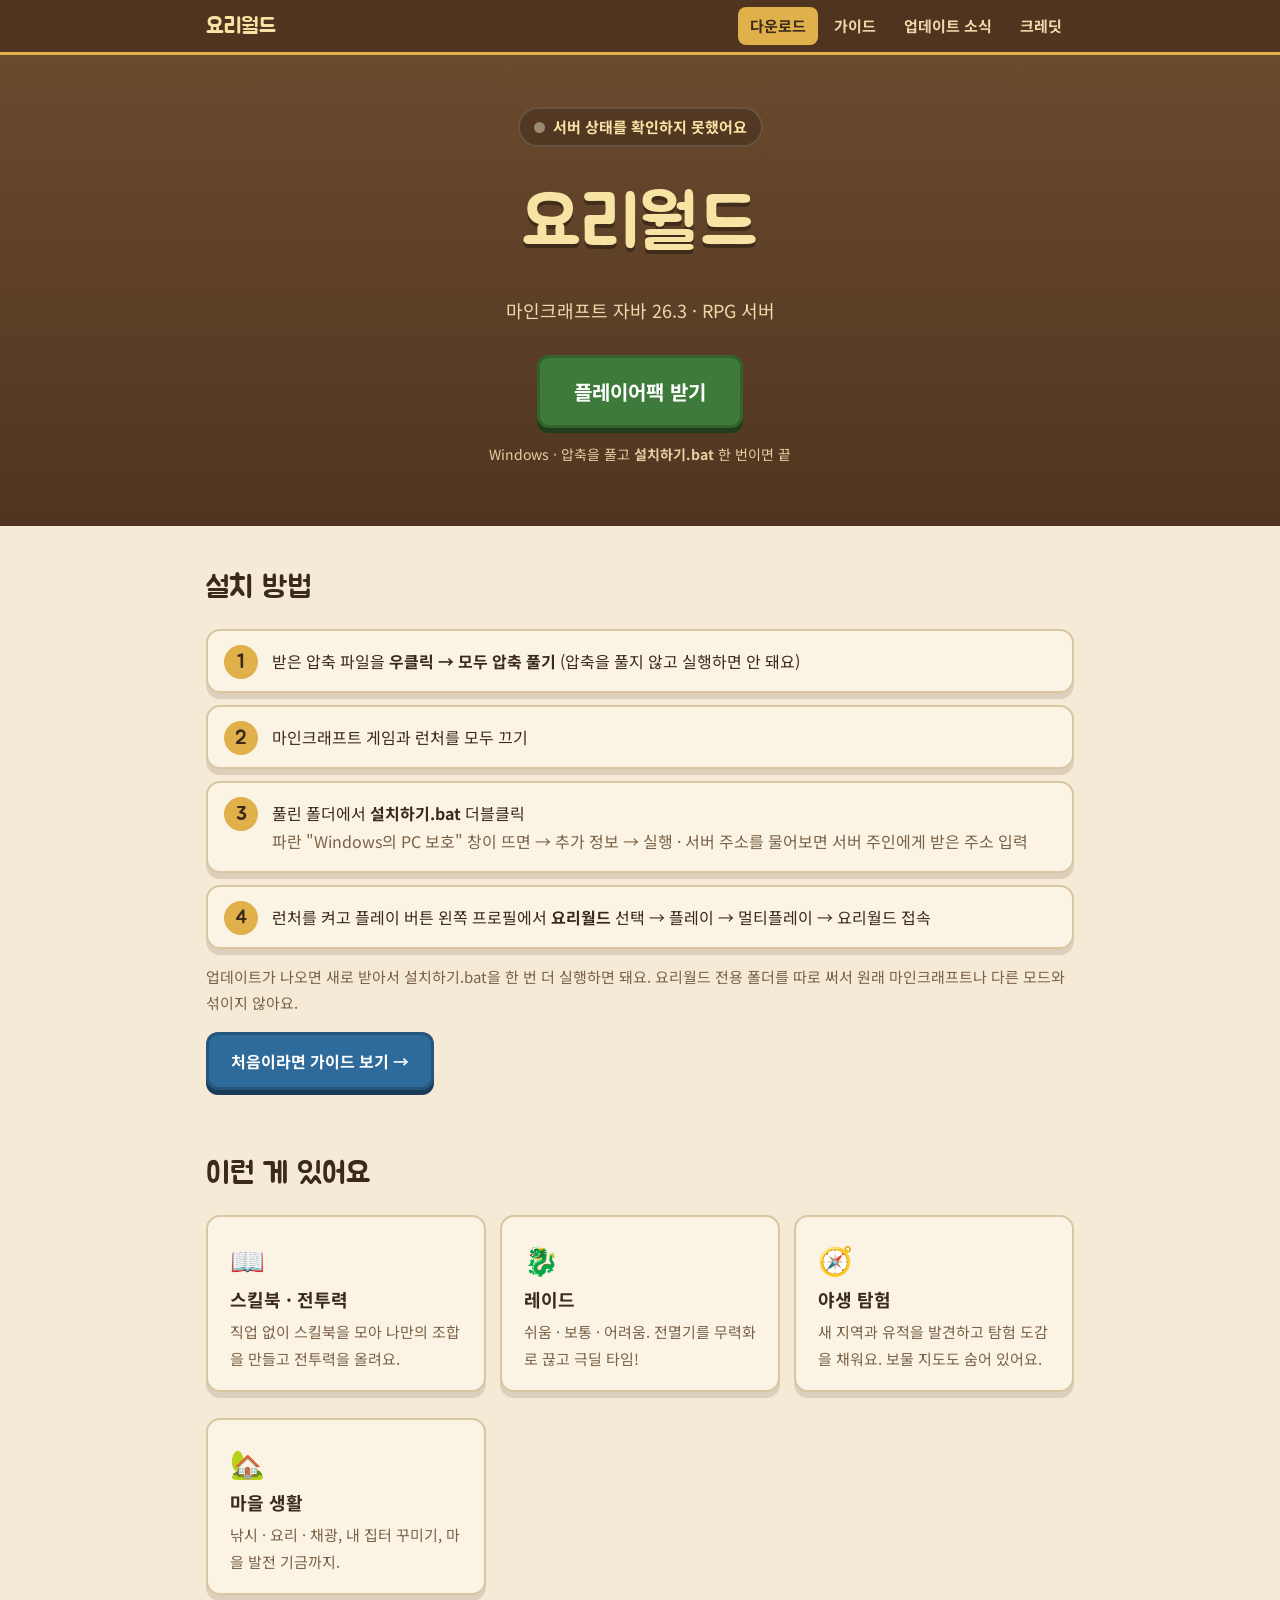
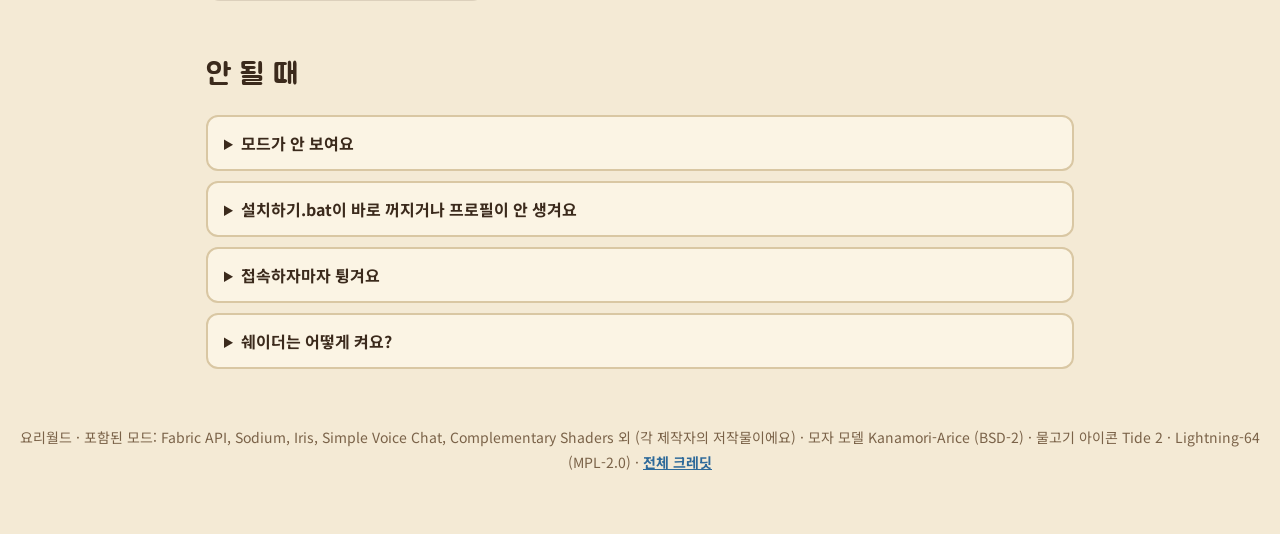
<file: index.html>
<!doctype html>
<html lang="ko">
<head>
<meta charset="utf-8">
<meta name="viewport" content="width=device-width, initial-scale=1">
<title>요리월드 다운로드</title>
<meta name="description" content="요리월드 마인크래프트 RPG 서버 - 플레이어팩 다운로드와 설치 방법">
<link rel="preconnect" href="https://fonts.googleapis.com">
<link href="https://fonts.googleapis.com/css2?family=Jua&family=Noto+Sans+KR:wght@400;700&display=swap" rel="stylesheet">
<link rel="stylesheet" href="style.css">
</head>
<body>
<nav class="top"><div class="wrap">
  <a class="logo" href="index.html">요리월드</a>
  <a class="nav on" href="index.html">다운로드</a>
  <a class="nav" href="guide.html">가이드</a>
  <a class="nav" href="updates.html">업데이트 소식</a>
  <a class="nav" href="credits.html">크레딧</a>
</div></nav>

<header class="hero">
  <div class="wrap">
    <p id="srv" class="srv" hidden></p>
    <h1>요리월드</h1>
    <p class="tag">마인크래프트 자바 26.3 · RPG 서버</p>
    <a class="btn" href="https://github.com/kongspace94/yoriworld/releases/latest/download/YoriWorld-PlayerPack.zip">플레이어팩 받기</a>
    <p class="small">Windows · 압축을 풀고 <b>설치하기.bat</b> 한 번이면 끝</p>
  </div>
</header>

<main class="wrap">
  <div id="knock" class="knock card" hidden>
    <div class="door" aria-hidden="true">🚪</div>
    <div class="kbody">
      <h3>지금은 서버가 쉬고 있어요</h3>
      <p class="kmsg"></p>
      <p class="kcount"></p>
    </div>
    <button type="button" class="btn knockbtn">🚪 똑똑 두드리기</button>
  </div>

  <section>
    <h2>설치 방법</h2>
    <ol class="steps">
      <li>받은 압축 파일을 <b>우클릭 → 모두 압축 풀기</b> (압축을 풀지 않고 실행하면 안 돼요)</li>
      <li>마인크래프트 게임과 런처를 모두 끄기</li>
      <li>풀린 폴더에서 <b>설치하기.bat</b> 더블클릭<br><span style="color:var(--soft)">파란 "Windows의 PC 보호" 창이 뜨면 → 추가 정보 → 실행 · 서버 주소를 물어보면 서버 주인에게 받은 주소 입력</span></li>
      <li>런처를 켜고 플레이 버튼 왼쪽 프로필에서 <b>요리월드</b> 선택 → 플레이 → 멀티플레이 → 요리월드 접속</li>
    </ol>
    <p style="color:var(--soft);font-size:15px">업데이트가 나오면 새로 받아서 설치하기.bat을 한 번 더 실행하면 돼요. 요리월드 전용 폴더를 따로 써서 원래 마인크래프트나 다른 모드와 섞이지 않아요.</p>
    <p><a class="btn alt" href="guide.html">처음이라면 가이드 보기 →</a></p>
  </section>

  <section>
    <h2>이런 게 있어요</h2>
    <div class="grid">
      <div class="card feat"><div class="ico">📖</div><h3>스킬북 · 전투력</h3><p>직업 없이 스킬북을 모아 나만의 조합을 만들고 전투력을 올려요.</p></div>
      <div class="card feat"><div class="ico">🐉</div><h3>레이드</h3><p>쉬움 · 보통 · 어려움. 전멸기를 무력화로 끊고 극딜 타임!</p></div>
      <div class="card feat"><div class="ico">🧭</div><h3>야생 탐험</h3><p>새 지역과 유적을 발견하고 탐험 도감을 채워요. 보물 지도도 숨어 있어요.</p></div>
      <div class="card feat"><div class="ico">🏡</div><h3>마을 생활</h3><p>낚시 · 요리 · 채광, 내 집터 꾸미기, 마을 발전 기금까지.</p></div>
    </div>
  </section>

  <section>
    <h2>안 될 때</h2>
    <details><summary>모드가 안 보여요</summary><p>런처에서 <b>요리월드</b> 프로필로 켰는지 확인해 주세요.</p></details>
    <details><summary>설치하기.bat이 바로 꺼지거나 프로필이 안 생겨요</summary><p>런처를 완전히 끄고 다시 실행해 주세요. 런처를 한 번도 켜지 않았다면 먼저 켜서 로그인을 한 번 해 주세요.</p></details>
    <details><summary>접속하자마자 튕겨요</summary><p>서버 목록에서 서버 편집 → 리소스팩을 <b>사용</b>으로 바꿔 주세요.</p></details>
    <details><summary>쉐이더는 어떻게 켜요?</summary><p>옵션 → 비디오 설정 → 셰이더 팩 → Complementary 선택. 그래픽카드가 약하면 끊길 수 있어요.</p></details>
  </section>
</main>

<footer>
  요리월드 · 포함된 모드: Fabric API, Sodium, Iris, Simple Voice Chat, Complementary Shaders 외 (각 제작자의 저작물이에요) · 모자 모델 Kanamori-Arice (BSD-2) · 물고기 아이콘 Tide 2 · Lightning-64 (MPL-2.0) · <a href="credits.html">전체 크레딧</a>
</footer>
<script src="status.js"></script>
</body>
</html>
</file>
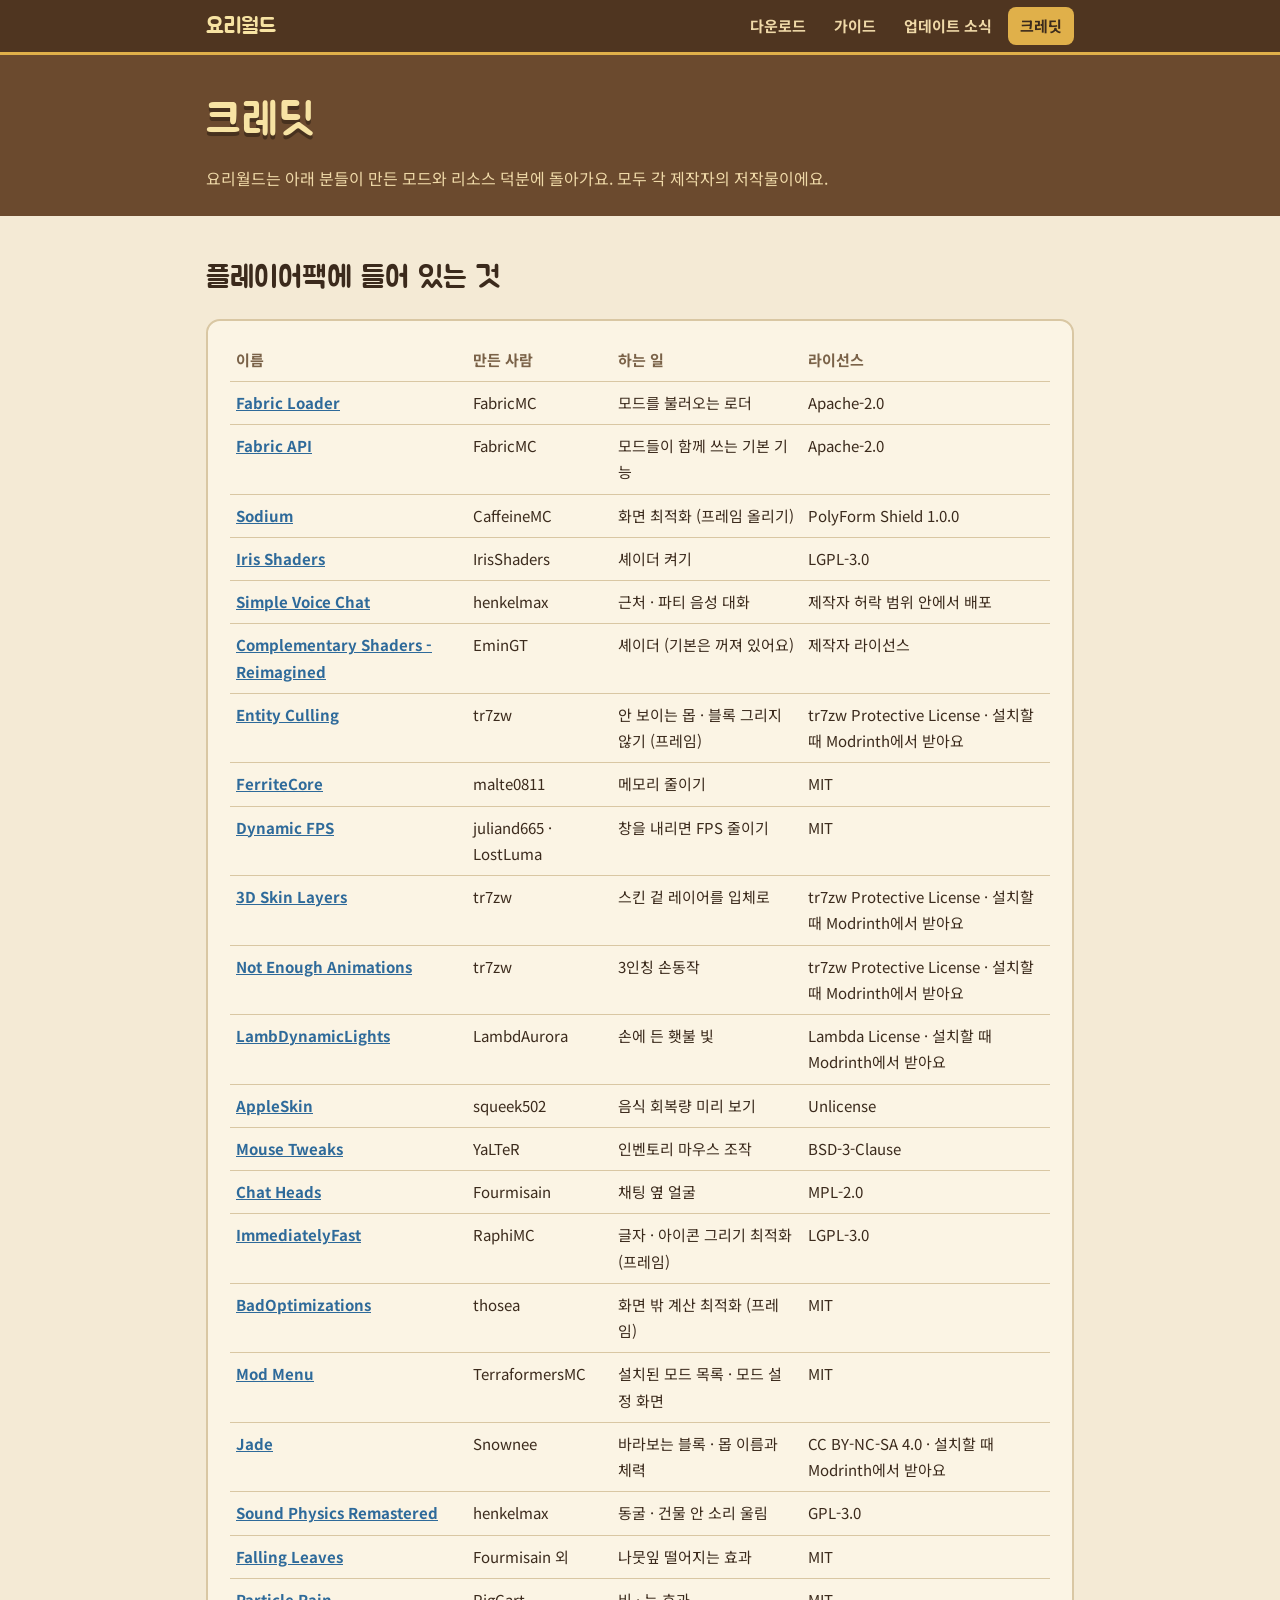
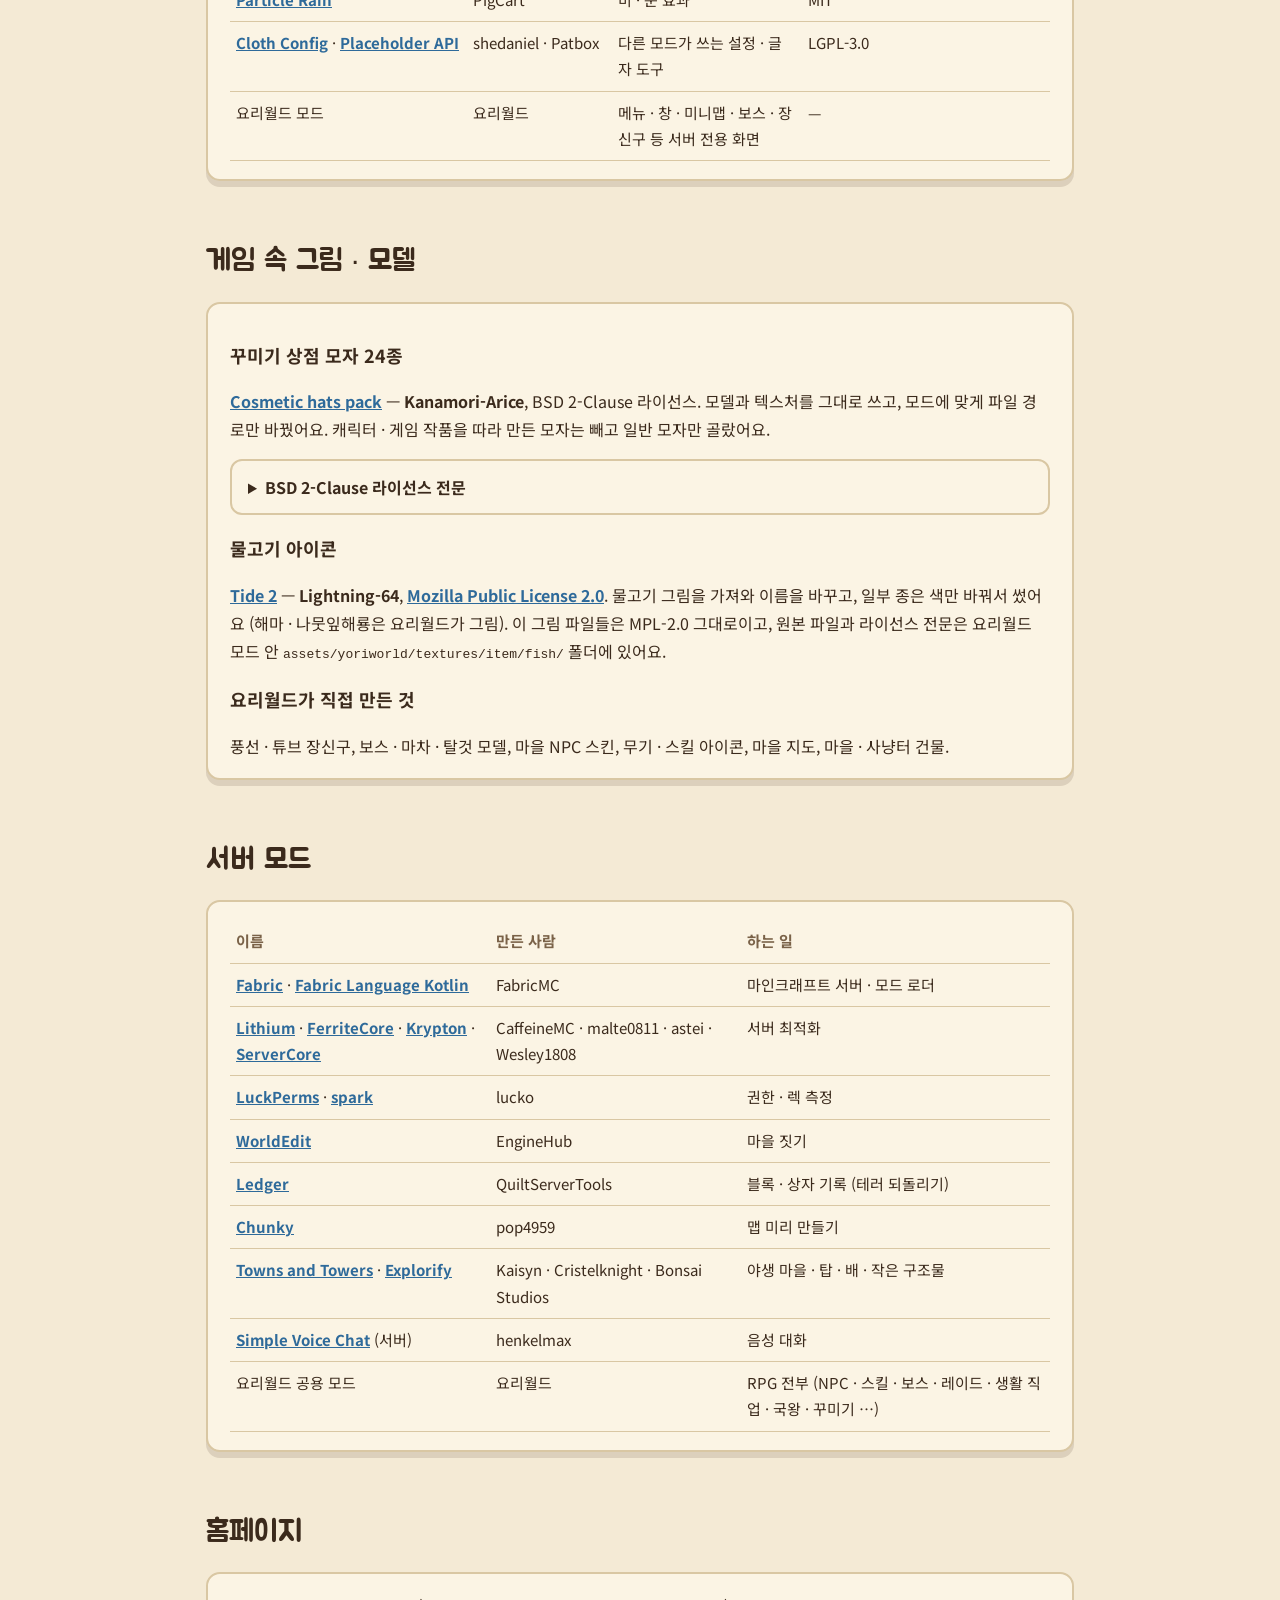
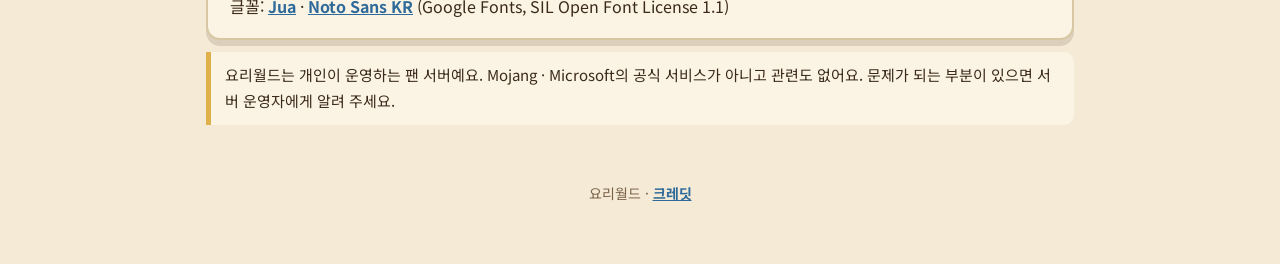
<file: credits.html>
<!doctype html>
<html lang="ko">
<head>
<meta charset="utf-8">
<meta name="viewport" content="width=device-width, initial-scale=1">
<title>요리월드 크레딧</title>
<meta name="description" content="요리월드에서 쓰는 모드 · 셰이더 · 리소스 · 서버 플러그인과 만든 사람들">
<link rel="preconnect" href="https://fonts.googleapis.com">
<link href="https://fonts.googleapis.com/css2?family=Jua&family=Noto+Sans+KR:wght@400;700&display=swap" rel="stylesheet">
<link rel="stylesheet" href="style.css">
</head>
<body>
<nav class="top"><div class="wrap">
  <a class="logo" href="index.html">요리월드</a>
  <a class="nav" href="index.html">다운로드</a>
  <a class="nav" href="guide.html">가이드</a>
  <a class="nav" href="updates.html">업데이트 소식</a>
  <a class="nav on" href="credits.html">크레딧</a>
</div></nav>

<header class="page"><div class="wrap">
  <h1>크레딧</h1>
  <p>요리월드는 아래 분들이 만든 모드와 리소스 덕분에 돌아가요. 모두 각 제작자의 저작물이에요.</p>
</div></header>

<main class="wrap">
  <section>
    <h2>플레이어팩에 들어 있는 것</h2>
    <div class="card tablewrap">
      <table>
        <tr><th>이름</th><th>만든 사람</th><th>하는 일</th><th>라이선스</th></tr>
        <tr><td><a href="https://fabricmc.net/">Fabric Loader</a></td><td>FabricMC</td><td>모드를 불러오는 로더</td><td>Apache-2.0</td></tr>
        <tr><td><a href="https://modrinth.com/mod/fabric-api">Fabric API</a></td><td>FabricMC</td><td>모드들이 함께 쓰는 기본 기능</td><td>Apache-2.0</td></tr>
        <tr><td><a href="https://modrinth.com/mod/sodium">Sodium</a></td><td>CaffeineMC</td><td>화면 최적화 (프레임 올리기)</td><td>PolyForm Shield 1.0.0</td></tr>
        <tr><td><a href="https://modrinth.com/mod/iris">Iris Shaders</a></td><td>IrisShaders</td><td>셰이더 켜기</td><td>LGPL-3.0</td></tr>
        <tr><td><a href="https://modrinth.com/plugin/simple-voice-chat">Simple Voice Chat</a></td><td>henkelmax</td><td>근처 · 파티 음성 대화</td><td>제작자 허락 범위 안에서 배포</td></tr>
        <tr><td><a href="https://modrinth.com/shader/complementary-reimagined">Complementary Shaders - Reimagined</a></td><td>EminGT</td><td>셰이더 (기본은 꺼져 있어요)</td><td>제작자 라이선스</td></tr>
        <tr><td><a href="https://modrinth.com/mod/entityculling">Entity Culling</a></td><td>tr7zw</td><td>안 보이는 몹 · 블록 그리지 않기 (프레임)</td><td>tr7zw Protective License · 설치할 때 Modrinth에서 받아요</td></tr>
        <tr><td><a href="https://modrinth.com/mod/ferrite-core">FerriteCore</a></td><td>malte0811</td><td>메모리 줄이기</td><td>MIT</td></tr>
        <tr><td><a href="https://modrinth.com/mod/dynamic-fps">Dynamic FPS</a></td><td>juliand665 · LostLuma</td><td>창을 내리면 FPS 줄이기</td><td>MIT</td></tr>
        <tr><td><a href="https://modrinth.com/mod/3dskinlayers">3D Skin Layers</a></td><td>tr7zw</td><td>스킨 겉 레이어를 입체로</td><td>tr7zw Protective License · 설치할 때 Modrinth에서 받아요</td></tr>
        <tr><td><a href="https://modrinth.com/mod/not-enough-animations">Not Enough Animations</a></td><td>tr7zw</td><td>3인칭 손동작</td><td>tr7zw Protective License · 설치할 때 Modrinth에서 받아요</td></tr>
        <tr><td><a href="https://modrinth.com/mod/lambdynamiclights">LambDynamicLights</a></td><td>LambdAurora</td><td>손에 든 횃불 빛</td><td>Lambda License · 설치할 때 Modrinth에서 받아요</td></tr>
        <tr><td><a href="https://modrinth.com/mod/appleskin">AppleSkin</a></td><td>squeek502</td><td>음식 회복량 미리 보기</td><td>Unlicense</td></tr>
        <tr><td><a href="https://modrinth.com/mod/mouse-tweaks">Mouse Tweaks</a></td><td>YaLTeR</td><td>인벤토리 마우스 조작</td><td>BSD-3-Clause</td></tr>
        <tr><td><a href="https://modrinth.com/mod/chat-heads">Chat Heads</a></td><td>Fourmisain</td><td>채팅 옆 얼굴</td><td>MPL-2.0</td></tr>
        <tr><td><a href="https://modrinth.com/mod/immediatelyfast">ImmediatelyFast</a></td><td>RaphiMC</td><td>글자 · 아이콘 그리기 최적화 (프레임)</td><td>LGPL-3.0</td></tr>
        <tr><td><a href="https://modrinth.com/mod/badoptimizations">BadOptimizations</a></td><td>thosea</td><td>화면 밖 계산 최적화 (프레임)</td><td>MIT</td></tr>
        <tr><td><a href="https://modrinth.com/mod/modmenu">Mod Menu</a></td><td>TerraformersMC</td><td>설치된 모드 목록 · 모드 설정 화면</td><td>MIT</td></tr>
        <tr><td><a href="https://modrinth.com/mod/jade">Jade</a></td><td>Snownee</td><td>바라보는 블록 · 몹 이름과 체력</td><td>CC BY-NC-SA 4.0 · 설치할 때 Modrinth에서 받아요</td></tr>
        <tr><td><a href="https://modrinth.com/mod/sound-physics-remastered">Sound Physics Remastered</a></td><td>henkelmax</td><td>동굴 · 건물 안 소리 울림</td><td>GPL-3.0</td></tr>
        <tr><td><a href="https://modrinth.com/mod/fallingleaves">Falling Leaves</a></td><td>Fourmisain 외</td><td>나뭇잎 떨어지는 효과</td><td>MIT</td></tr>
        <tr><td><a href="https://modrinth.com/mod/particle-rain">Particle Rain</a></td><td>PigCart</td><td>비 · 눈 효과</td><td>MIT</td></tr>
        <tr><td><a href="https://modrinth.com/mod/cloth-config">Cloth Config</a> · <a href="https://modrinth.com/mod/placeholder-api">Placeholder API</a></td><td>shedaniel · Patbox</td><td>다른 모드가 쓰는 설정 · 글자 도구</td><td>LGPL-3.0</td></tr>
        <tr><td>요리월드 모드</td><td>요리월드</td><td>메뉴 · 창 · 미니맵 · 보스 · 장신구 등 서버 전용 화면</td><td>—</td></tr>
      </table>
    </div>
  </section>

  <section>
    <h2>게임 속 그림 · 모델</h2>
    <div class="card">
      <h3>꾸미기 상점 모자 24종</h3>
      <p><a href="https://modrinth.com/resourcepack/osmetic-hats-pack">Cosmetic hats pack</a> — <b>Kanamori-Arice</b>, BSD 2-Clause 라이선스.
        모델과 텍스처를 그대로 쓰고, 모드에 맞게 파일 경로만 바꿨어요. 캐릭터 · 게임 작품을 따라 만든 모자는 빼고 일반 모자만 골랐어요.</p>
      <details>
        <summary>BSD 2-Clause 라이선스 전문</summary>
        <p style="font-size:13px;white-space:pre-line">Copyright (c) Kanamori-Arice
All rights reserved.

Redistribution and use in source and binary forms, with or without modification, are permitted provided that the following conditions are met:

1. Redistributions of source code must retain the above copyright notice, this list of conditions and the following disclaimer.
2. Redistributions in binary form must reproduce the above copyright notice, this list of conditions and the following disclaimer in the documentation and/or other materials provided with the distribution.

THIS SOFTWARE IS PROVIDED BY THE COPYRIGHT HOLDERS AND CONTRIBUTORS "AS IS" AND ANY EXPRESS OR IMPLIED WARRANTIES, INCLUDING, BUT NOT LIMITED TO, THE IMPLIED WARRANTIES OF MERCHANTABILITY AND FITNESS FOR A PARTICULAR PURPOSE ARE DISCLAIMED. IN NO EVENT SHALL THE COPYRIGHT HOLDER OR CONTRIBUTORS BE LIABLE FOR ANY DIRECT, INDIRECT, INCIDENTAL, SPECIAL, EXEMPLARY, OR CONSEQUENTIAL DAMAGES (INCLUDING, BUT NOT LIMITED TO, PROCUREMENT OF SUBSTITUTE GOODS OR SERVICES; LOSS OF USE, DATA, OR PROFITS; OR BUSINESS INTERRUPTION) HOWEVER CAUSED AND ON ANY THEORY OF LIABILITY, WHETHER IN CONTRACT, STRICT LIABILITY, OR TORT (INCLUDING NEGLIGENCE OR OTHERWISE) ARISING IN ANY WAY OUT OF THE USE OF THIS SOFTWARE, EVEN IF ADVISED OF THE POSSIBILITY OF SUCH DAMAGE.</p>
      </details>
      <h3>물고기 아이콘</h3>
      <p><a href="https://github.com/Lightning-64/Tide-2">Tide 2</a> — <b>Lightning-64</b>, <a href="https://www.mozilla.org/MPL/2.0/">Mozilla Public License 2.0</a>.
        물고기 그림을 가져와 이름을 바꾸고, 일부 종은 색만 바꿔서 썼어요 (해마 · 나뭇잎해룡은 요리월드가 그림).
        이 그림 파일들은 MPL-2.0 그대로이고, 원본 파일과 라이선스 전문은 요리월드 모드 안 <code>assets/yoriworld/textures/item/fish/</code> 폴더에 있어요.</p>
      <h3>요리월드가 직접 만든 것</h3>
      <p>풍선 · 튜브 장신구, 보스 · 마차 · 탈것 모델, 마을 NPC 스킨, 무기 · 스킬 아이콘, 마을 지도, 마을 · 사냥터 건물.</p>
    </div>
  </section>

  <section>
    <h2>서버 모드</h2>
    <div class="card tablewrap">
      <table>
        <tr><th>이름</th><th>만든 사람</th><th>하는 일</th></tr>
        <tr><td><a href="https://fabricmc.net/">Fabric</a> · <a href="https://modrinth.com/mod/fabric-language-kotlin">Fabric Language Kotlin</a></td><td>FabricMC</td><td>마인크래프트 서버 · 모드 로더</td></tr>
        <tr><td><a href="https://modrinth.com/mod/lithium">Lithium</a> · <a href="https://modrinth.com/mod/ferrite-core">FerriteCore</a> · <a href="https://modrinth.com/mod/krypton">Krypton</a> · <a href="https://modrinth.com/mod/servercore">ServerCore</a></td><td>CaffeineMC · malte0811 · astei · Wesley1808</td><td>서버 최적화</td></tr>
        <tr><td><a href="https://luckperms.net/">LuckPerms</a> · <a href="https://spark.lucko.me/">spark</a></td><td>lucko</td><td>권한 · 렉 측정</td></tr>
        <tr><td><a href="https://enginehub.org/worldedit">WorldEdit</a></td><td>EngineHub</td><td>마을 짓기</td></tr>
        <tr><td><a href="https://modrinth.com/mod/ledger">Ledger</a></td><td>QuiltServerTools</td><td>블록 · 상자 기록 (테러 되돌리기)</td></tr>
        <tr><td><a href="https://modrinth.com/plugin/chunky">Chunky</a></td><td>pop4959</td><td>맵 미리 만들기</td></tr>
        <tr><td><a href="https://modrinth.com/mod/towns-and-towers">Towns and Towers</a> · <a href="https://modrinth.com/mod/explorify">Explorify</a></td><td>Kaisyn · Cristelknight · Bonsai Studios</td><td>야생 마을 · 탑 · 배 · 작은 구조물</td></tr>
        <tr><td><a href="https://modrinth.com/plugin/simple-voice-chat">Simple Voice Chat</a> (서버)</td><td>henkelmax</td><td>음성 대화</td></tr>
        <tr><td>요리월드 공용 모드</td><td>요리월드</td><td>RPG 전부 (NPC · 스킬 · 보스 · 레이드 · 생활 직업 · 국왕 · 꾸미기 …)</td></tr>
      </table>
    </div>
  </section>

  <section>
    <h2>홈페이지</h2>
    <div class="card">
      <p>글꼴: <a href="https://fonts.google.com/specimen/Jua">Jua</a> · <a href="https://fonts.google.com/noto/specimen/Noto+Sans+KR">Noto Sans KR</a> (Google Fonts, SIL Open Font License 1.1)</p>
    </div>
    <p class="note">요리월드는 개인이 운영하는 팬 서버예요. Mojang · Microsoft의 공식 서비스가 아니고 관련도 없어요. 문제가 되는 부분이 있으면 서버 운영자에게 알려 주세요.</p>
  </section>
</main>

<footer>요리월드 · <a href="credits.html">크레딧</a></footer>
</body>
</html>
</file>
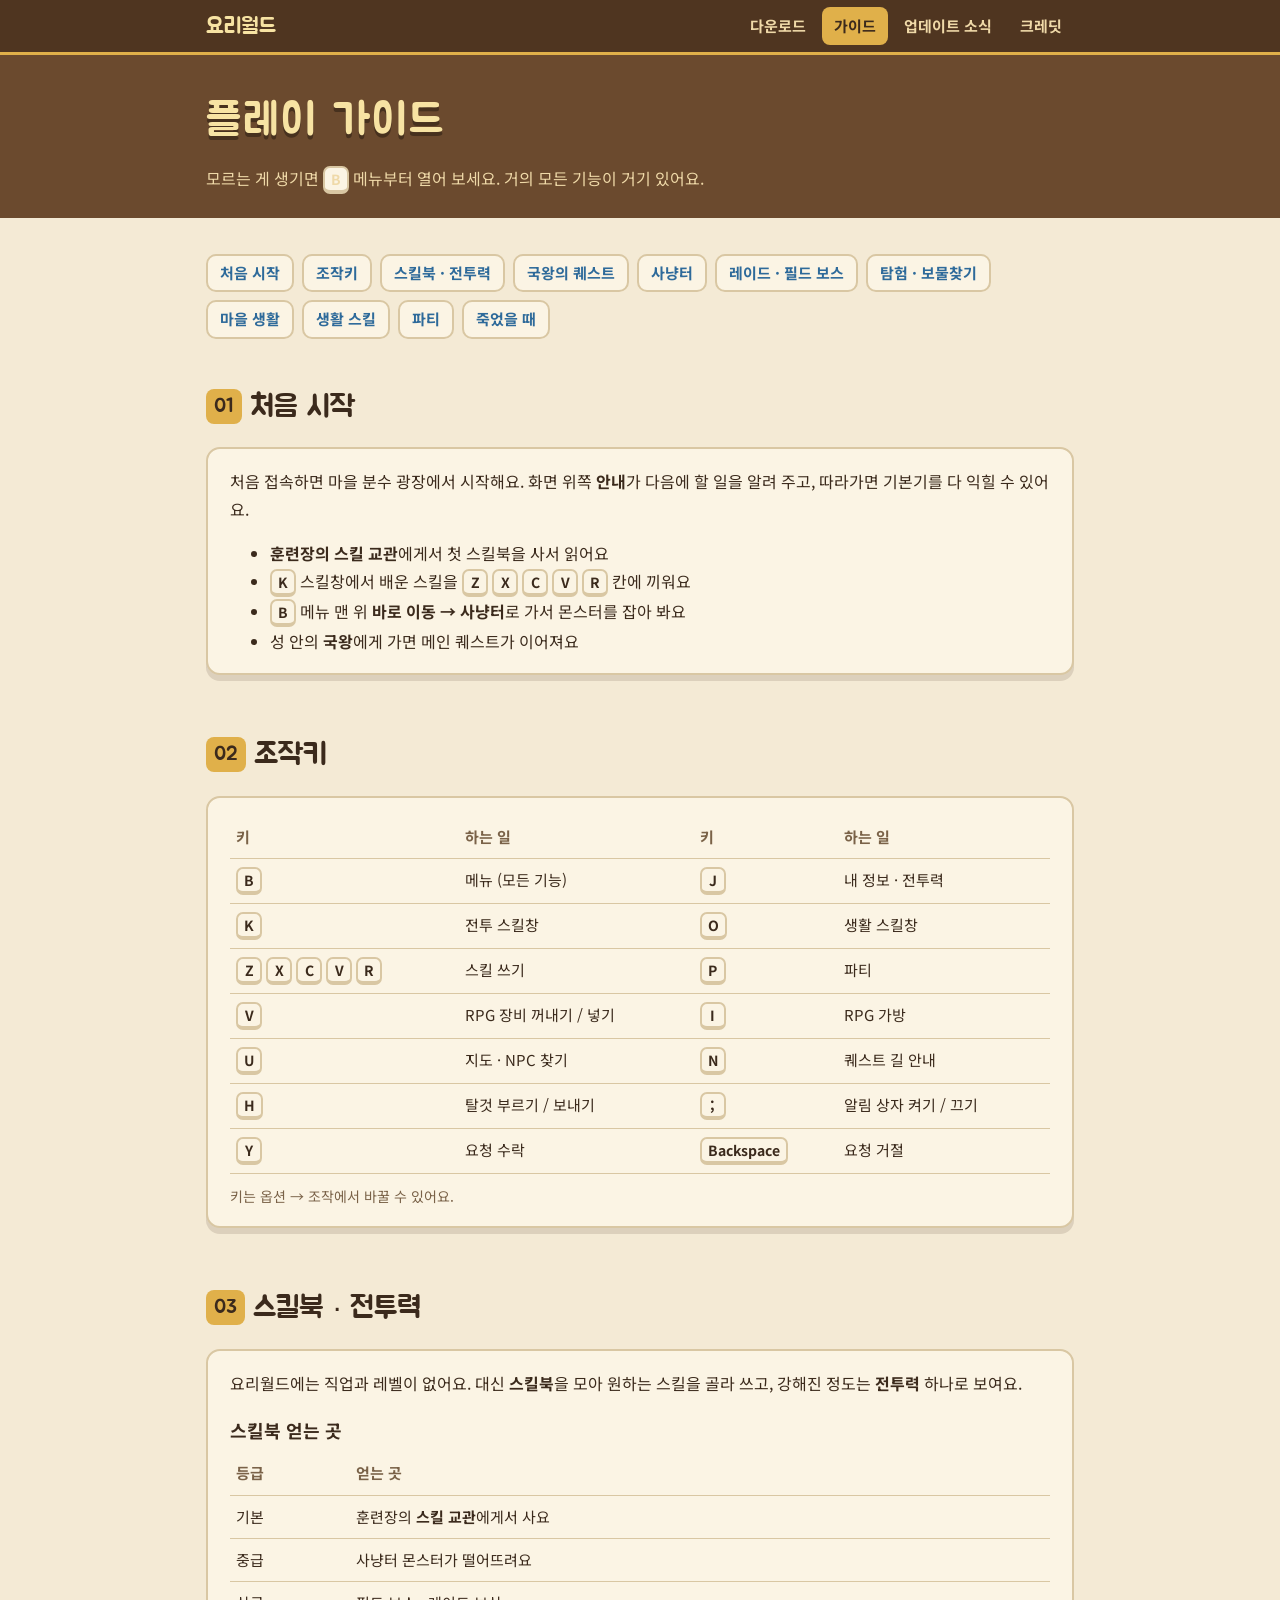
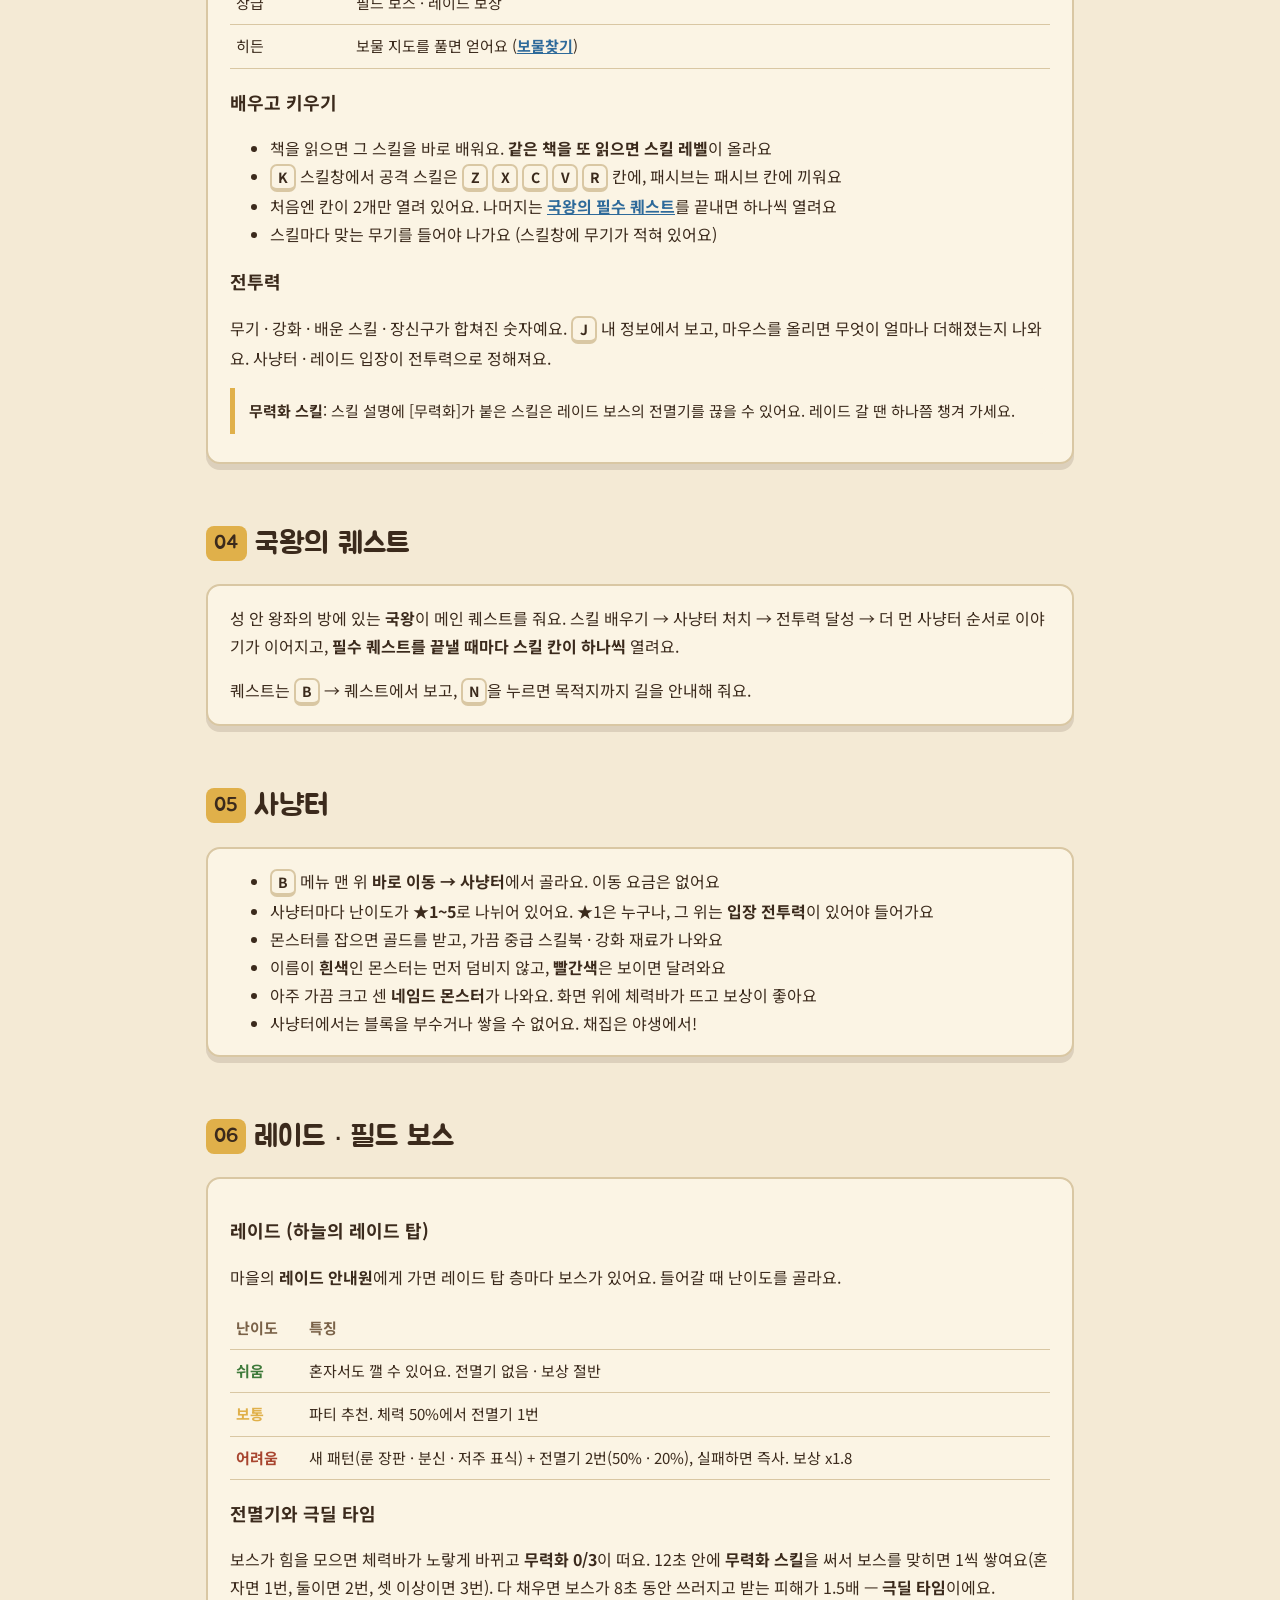
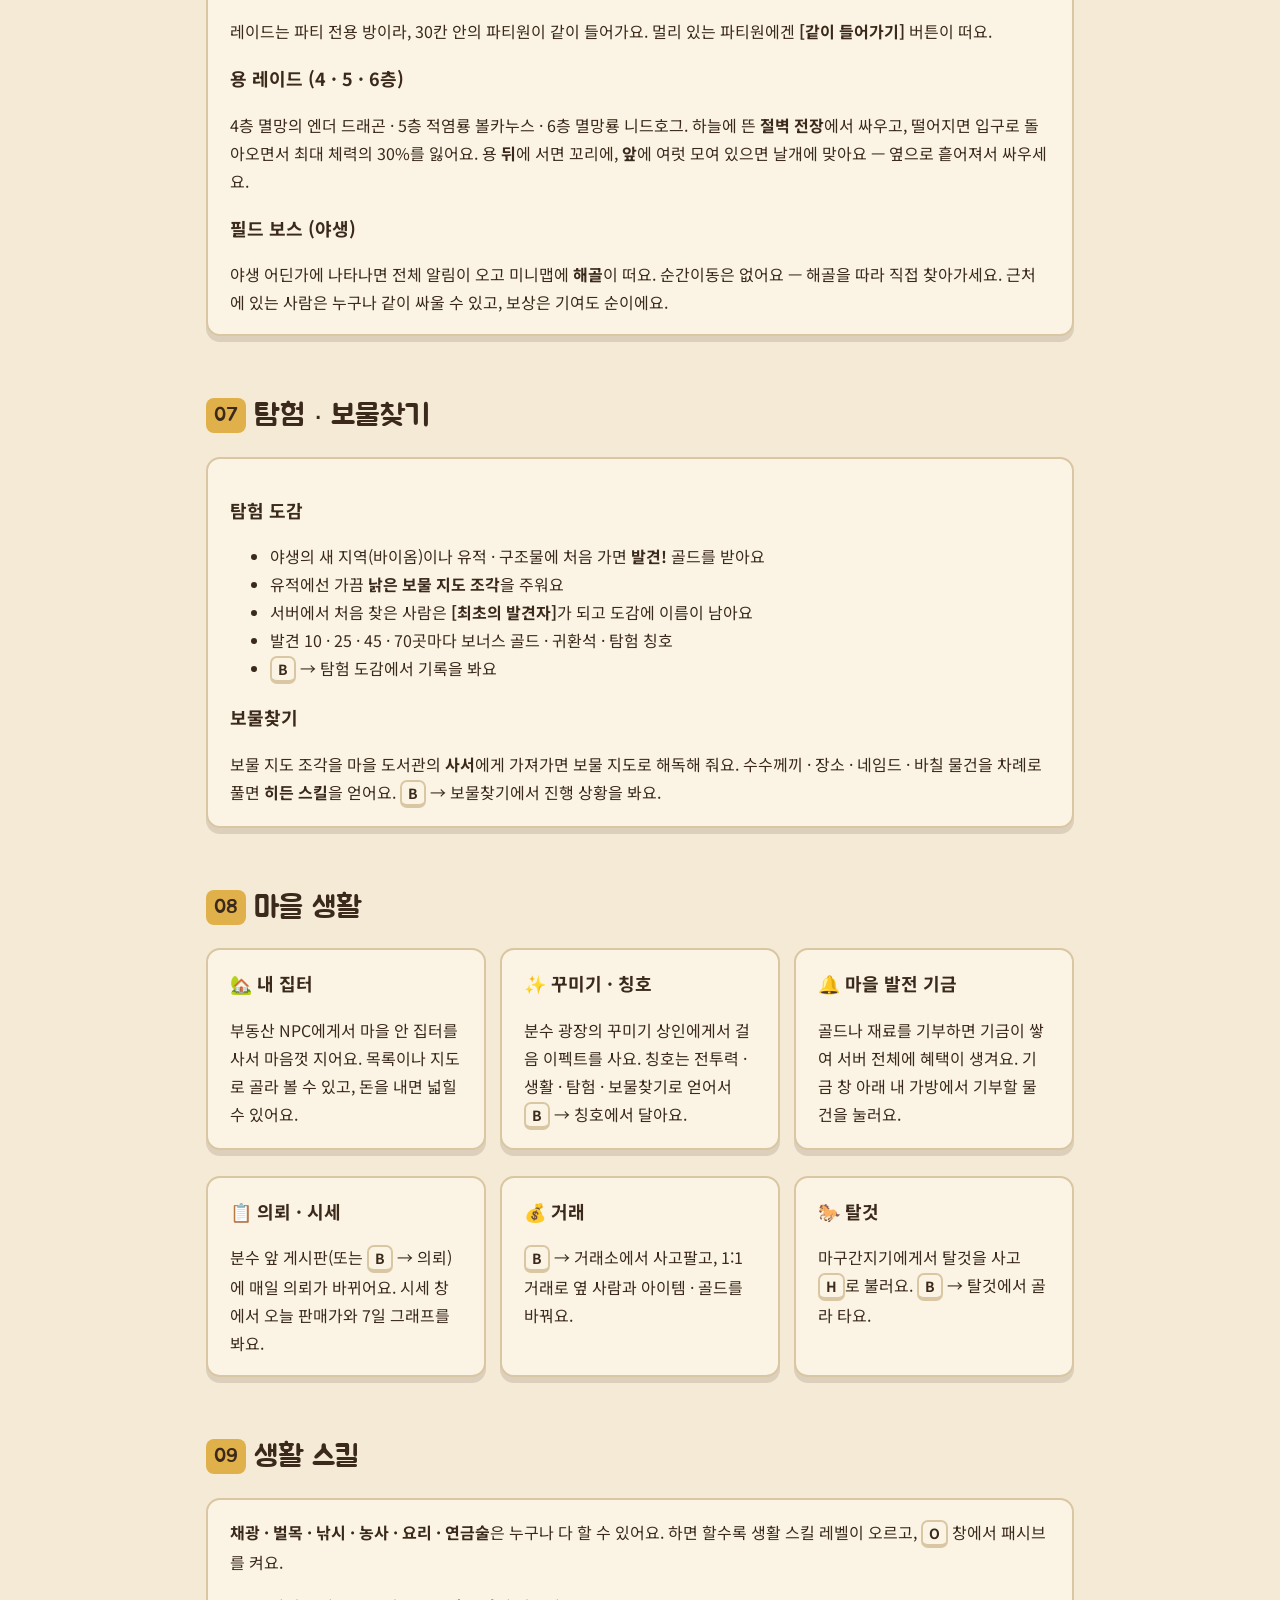
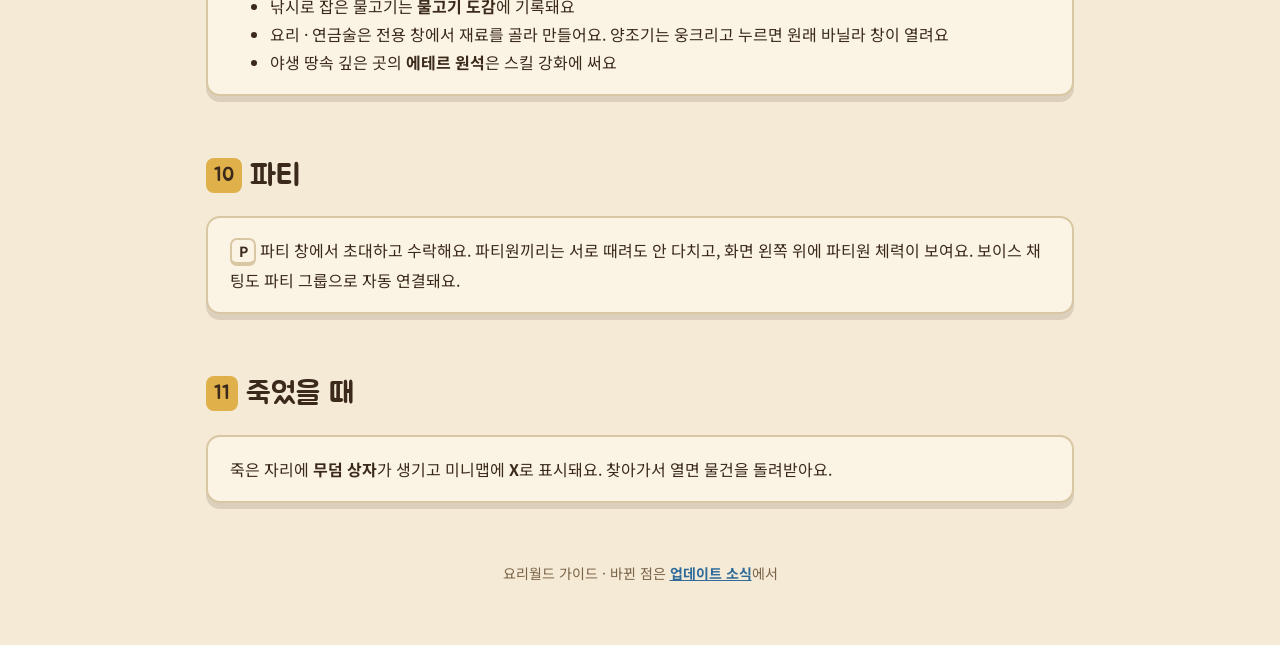
<file: guide.html>
<!doctype html>
<html lang="ko">
<head>
<meta charset="utf-8">
<meta name="viewport" content="width=device-width, initial-scale=1">
<title>요리월드 가이드</title>
<meta name="description" content="요리월드 RPG 서버 플레이 가이드 - 스킬북, 전투력, 사냥터, 레이드, 탐험, 마을 생활">
<link rel="preconnect" href="https://fonts.googleapis.com">
<link href="https://fonts.googleapis.com/css2?family=Jua&family=Noto+Sans+KR:wght@400;700&display=swap" rel="stylesheet">
<link rel="stylesheet" href="style.css">
</head>
<body>
<nav class="top"><div class="wrap">
  <a class="logo" href="index.html">요리월드</a>
  <a class="nav" href="index.html">다운로드</a>
  <a class="nav on" href="guide.html">가이드</a>
  <a class="nav" href="updates.html">업데이트 소식</a>
  <a class="nav" href="credits.html">크레딧</a>
</div></nav>

<header class="page"><div class="wrap">
  <h1>플레이 가이드</h1>
  <p>모르는 게 생기면 <kbd>B</kbd> 메뉴부터 열어 보세요. 거의 모든 기능이 거기 있어요.</p>
</div></header>

<main class="wrap">
  <section>
    <ul class="toc">
      <li><a href="#start">처음 시작</a></li>
      <li><a href="#keys">조작키</a></li>
      <li><a href="#skills">스킬북 · 전투력</a></li>
      <li><a href="#king">국왕의 퀘스트</a></li>
      <li><a href="#hunt">사냥터</a></li>
      <li><a href="#boss">레이드 · 필드 보스</a></li>
      <li><a href="#explore">탐험 · 보물찾기</a></li>
      <li><a href="#town">마을 생활</a></li>
      <li><a href="#life">생활 스킬</a></li>
      <li><a href="#party">파티</a></li>
      <li><a href="#death">죽었을 때</a></li>
    </ul>
  </section>

  <section id="start">
    <h2><span class="no">01</span>처음 시작</h2>
    <div class="card">
      <p>처음 접속하면 마을 분수 광장에서 시작해요. 화면 위쪽 <b>안내</b>가 다음에 할 일을 알려 주고, 따라가면 기본기를 다 익힐 수 있어요.</p>
      <ul>
        <li><b>훈련장의 스킬 교관</b>에게서 첫 스킬북을 사서 읽어요</li>
        <li><kbd>K</kbd> 스킬창에서 배운 스킬을 <kbd>Z</kbd> <kbd>X</kbd> <kbd>C</kbd> <kbd>V</kbd> <kbd>R</kbd> 칸에 끼워요</li>
        <li><kbd>B</kbd> 메뉴 맨 위 <b>바로 이동 → 사냥터</b>로 가서 몬스터를 잡아 봐요</li>
        <li>성 안의 <b>국왕</b>에게 가면 메인 퀘스트가 이어져요</li>
      </ul>
    </div>
  </section>

  <section id="keys">
    <h2><span class="no">02</span>조작키</h2>
    <div class="card tablewrap">
      <table>
        <tr><th>키</th><th>하는 일</th><th>키</th><th>하는 일</th></tr>
        <tr><td><kbd>B</kbd></td><td>메뉴 (모든 기능)</td><td><kbd>J</kbd></td><td>내 정보 · 전투력</td></tr>
        <tr><td><kbd>K</kbd></td><td>전투 스킬창</td><td><kbd>O</kbd></td><td>생활 스킬창</td></tr>
        <tr><td><kbd>Z</kbd> <kbd>X</kbd> <kbd>C</kbd> <kbd>V</kbd> <kbd>R</kbd></td><td>스킬 쓰기</td><td><kbd>P</kbd></td><td>파티</td></tr>
        <tr><td><kbd>V</kbd></td><td>RPG 장비 꺼내기 / 넣기</td><td><kbd>I</kbd></td><td>RPG 가방</td></tr>
        <tr><td><kbd>U</kbd></td><td>지도 · NPC 찾기</td><td><kbd>N</kbd></td><td>퀘스트 길 안내</td></tr>
        <tr><td><kbd>H</kbd></td><td>탈것 부르기 / 보내기</td><td><kbd>;</kbd></td><td>알림 상자 켜기 / 끄기</td></tr>
        <tr><td><kbd>Y</kbd></td><td>요청 수락</td><td><kbd>Backspace</kbd></td><td>요청 거절</td></tr>
      </table>
      <p style="color:var(--soft);font-size:14px;margin-top:10px">키는 옵션 → 조작에서 바꿀 수 있어요.</p>
    </div>
  </section>

  <section id="skills">
    <h2><span class="no">03</span>스킬북 · 전투력</h2>
    <div class="card">
      <p>요리월드에는 직업과 레벨이 없어요. 대신 <b>스킬북</b>을 모아 원하는 스킬을 골라 쓰고, 강해진 정도는 <b>전투력</b> 하나로 보여요.</p>
      <h3>스킬북 얻는 곳</h3>
      <div class="tablewrap"><table>
        <tr><th>등급</th><th>얻는 곳</th></tr>
        <tr><td>기본</td><td>훈련장의 <b>스킬 교관</b>에게서 사요</td></tr>
        <tr><td>중급</td><td>사냥터 몬스터가 떨어뜨려요</td></tr>
        <tr><td>상급</td><td>필드 보스 · 레이드 보상</td></tr>
        <tr><td>히든</td><td>보물 지도를 풀면 얻어요 (<a href="#explore">보물찾기</a>)</td></tr>
      </table></div>
      <h3>배우고 키우기</h3>
      <ul>
        <li>책을 읽으면 그 스킬을 바로 배워요. <b>같은 책을 또 읽으면 스킬 레벨</b>이 올라요</li>
        <li><kbd>K</kbd> 스킬창에서 공격 스킬은 <kbd>Z</kbd> <kbd>X</kbd> <kbd>C</kbd> <kbd>V</kbd> <kbd>R</kbd> 칸에, 패시브는 패시브 칸에 끼워요</li>
        <li>처음엔 칸이 2개만 열려 있어요. 나머지는 <a href="#king">국왕의 필수 퀘스트</a>를 끝내면 하나씩 열려요</li>
        <li>스킬마다 맞는 무기를 들어야 나가요 (스킬창에 무기가 적혀 있어요)</li>
      </ul>
      <h3>전투력</h3>
      <p>무기 · 강화 · 배운 스킬 · 장신구가 합쳐진 숫자예요. <kbd>J</kbd> 내 정보에서 보고, 마우스를 올리면 무엇이 얼마나 더해졌는지 나와요. 사냥터 · 레이드 입장이 전투력으로 정해져요.</p>
      <div class="note"><b>무력화 스킬</b>: 스킬 설명에 [무력화]가 붙은 스킬은 레이드 보스의 전멸기를 끊을 수 있어요. 레이드 갈 땐 하나쯤 챙겨 가세요.</div>
    </div>
  </section>

  <section id="king">
    <h2><span class="no">04</span>국왕의 퀘스트</h2>
    <div class="card">
      <p>성 안 왕좌의 방에 있는 <b>국왕</b>이 메인 퀘스트를 줘요. 스킬 배우기 → 사냥터 처치 → 전투력 달성 → 더 먼 사냥터 순서로 이야기가 이어지고, <b>필수 퀘스트를 끝낼 때마다 스킬 칸이 하나씩</b> 열려요.</p>
      <p>퀘스트는 <kbd>B</kbd> → 퀘스트에서 보고, <kbd>N</kbd>을 누르면 목적지까지 길을 안내해 줘요.</p>
    </div>
  </section>

  <section id="hunt">
    <h2><span class="no">05</span>사냥터</h2>
    <div class="card">
      <ul>
        <li><kbd>B</kbd> 메뉴 맨 위 <b>바로 이동 → 사냥터</b>에서 골라요. 이동 요금은 없어요</li>
        <li>사냥터마다 난이도가 <b>★1~5</b>로 나뉘어 있어요. ★1은 누구나, 그 위는 <b>입장 전투력</b>이 있어야 들어가요</li>
        <li>몬스터를 잡으면 골드를 받고, 가끔 중급 스킬북 · 강화 재료가 나와요</li>
        <li>이름이 <b>흰색</b>인 몬스터는 먼저 덤비지 않고, <b>빨간색</b>은 보이면 달려와요</li>
        <li>아주 가끔 크고 센 <b>네임드 몬스터</b>가 나와요. 화면 위에 체력바가 뜨고 보상이 좋아요</li>
        <li>사냥터에서는 블록을 부수거나 쌓을 수 없어요. 채집은 야생에서!</li>
      </ul>
    </div>
  </section>

  <section id="boss">
    <h2><span class="no">06</span>레이드 · 필드 보스</h2>
    <div class="card">
      <h3>레이드 (하늘의 레이드 탑)</h3>
      <p>마을의 <b>레이드 안내원</b>에게 가면 레이드 탑 층마다 보스가 있어요. 들어갈 때 난이도를 골라요.</p>
      <div class="tablewrap"><table>
        <tr><th>난이도</th><th>특징</th></tr>
        <tr><td><b style="color:var(--green)">쉬움</b></td><td>혼자서도 깰 수 있어요. 전멸기 없음 · 보상 절반</td></tr>
        <tr><td><b style="color:var(--gold)">보통</b></td><td>파티 추천. 체력 50%에서 전멸기 1번</td></tr>
        <tr><td><b style="color:var(--red)">어려움</b></td><td>새 패턴(룬 장판 · 분신 · 저주 표식) + 전멸기 2번(50% · 20%), 실패하면 즉사. 보상 x1.8</td></tr>
      </table></div>
      <h3>전멸기와 극딜 타임</h3>
      <p>보스가 힘을 모으면 체력바가 노랗게 바뀌고 <b>무력화 0/3</b>이 떠요. 12초 안에 <b>무력화 스킬</b>을 써서 보스를 맞히면 1씩 쌓여요(혼자면 1번, 둘이면 2번, 셋 이상이면 3번). 다 채우면 보스가 8초 동안 쓰러지고 받는 피해가 1.5배 — <b>극딜 타임</b>이에요.</p>
      <p>레이드는 파티 전용 방이라, 30칸 안의 파티원이 같이 들어가요. 멀리 있는 파티원에겐 <b>[같이 들어가기]</b> 버튼이 떠요.</p>
      <h3>용 레이드 (4 · 5 · 6층)</h3>
      <p>4층 멸망의 엔더 드래곤 · 5층 적염룡 볼카누스 · 6층 멸망룡 니드호그. 하늘에 뜬 <b>절벽 전장</b>에서 싸우고, 떨어지면 입구로 돌아오면서 최대 체력의 30%를 잃어요. 용 <b>뒤</b>에 서면 꼬리에, <b>앞</b>에 여럿 모여 있으면 날개에 맞아요 — 옆으로 흩어져서 싸우세요.</p>
      <h3>필드 보스 (야생)</h3>
      <p>야생 어딘가에 나타나면 전체 알림이 오고 미니맵에 <b>해골</b>이 떠요. 순간이동은 없어요 — 해골을 따라 직접 찾아가세요. 근처에 있는 사람은 누구나 같이 싸울 수 있고, 보상은 기여도 순이에요.</p>
    </div>
  </section>

  <section id="explore">
    <h2><span class="no">07</span>탐험 · 보물찾기</h2>
    <div class="card">
      <h3>탐험 도감</h3>
      <ul>
        <li>야생의 새 지역(바이옴)이나 유적 · 구조물에 처음 가면 <b>발견!</b> 골드를 받아요</li>
        <li>유적에선 가끔 <b>낡은 보물 지도 조각</b>을 주워요</li>
        <li>서버에서 처음 찾은 사람은 <b>[최초의 발견자]</b>가 되고 도감에 이름이 남아요</li>
        <li>발견 10 · 25 · 45 · 70곳마다 보너스 골드 · 귀환석 · 탐험 칭호</li>
        <li><kbd>B</kbd> → 탐험 도감에서 기록을 봐요</li>
      </ul>
      <h3>보물찾기</h3>
      <p>보물 지도 조각을 마을 도서관의 <b>사서</b>에게 가져가면 보물 지도로 해독해 줘요. 수수께끼 · 장소 · 네임드 · 바칠 물건을 차례로 풀면 <b>히든 스킬</b>을 얻어요. <kbd>B</kbd> → 보물찾기에서 진행 상황을 봐요.</p>
    </div>
  </section>

  <section id="town">
    <h2><span class="no">08</span>마을 생활</h2>
    <div class="grid">
      <div class="card"><h3 style="margin-top:0">🏡 내 집터</h3><p>부동산 NPC에게서 마을 안 집터를 사서 마음껏 지어요. 목록이나 지도로 골라 볼 수 있고, 돈을 내면 넓힐 수 있어요.</p></div>
      <div class="card"><h3 style="margin-top:0">✨ 꾸미기 · 칭호</h3><p>분수 광장의 꾸미기 상인에게서 걸음 이펙트를 사요. 칭호는 전투력 · 생활 · 탐험 · 보물찾기로 얻어서 <kbd>B</kbd> → 칭호에서 달아요.</p></div>
      <div class="card"><h3 style="margin-top:0">🔔 마을 발전 기금</h3><p>골드나 재료를 기부하면 기금이 쌓여 서버 전체에 혜택이 생겨요. 기금 창 아래 내 가방에서 기부할 물건을 눌러요.</p></div>
      <div class="card"><h3 style="margin-top:0">📋 의뢰 · 시세</h3><p>분수 앞 게시판(또는 <kbd>B</kbd> → 의뢰)에 매일 의뢰가 바뀌어요. 시세 창에서 오늘 판매가와 7일 그래프를 봐요.</p></div>
      <div class="card"><h3 style="margin-top:0">💰 거래</h3><p><kbd>B</kbd> → 거래소에서 사고팔고, 1:1 거래로 옆 사람과 아이템 · 골드를 바꿔요.</p></div>
      <div class="card"><h3 style="margin-top:0">🐎 탈것</h3><p>마구간지기에게서 탈것을 사고 <kbd>H</kbd>로 불러요. <kbd>B</kbd> → 탈것에서 골라 타요.</p></div>
    </div>
  </section>

  <section id="life">
    <h2><span class="no">09</span>생활 스킬</h2>
    <div class="card">
      <p><b>채광 · 벌목 · 낚시 · 농사 · 요리 · 연금술</b>은 누구나 다 할 수 있어요. 하면 할수록 생활 스킬 레벨이 오르고, <kbd>O</kbd> 창에서 패시브를 켜요.</p>
      <ul>
        <li>낚시로 잡은 물고기는 <b>물고기 도감</b>에 기록돼요</li>
        <li>요리 · 연금술은 전용 창에서 재료를 골라 만들어요. 양조기는 웅크리고 누르면 원래 바닐라 창이 열려요</li>
        <li>야생 땅속 깊은 곳의 <b>에테르 원석</b>은 스킬 강화에 써요</li>
      </ul>
    </div>
  </section>

  <section id="party">
    <h2><span class="no">10</span>파티</h2>
    <div class="card">
      <p><kbd>P</kbd> 파티 창에서 초대하고 수락해요. 파티원끼리는 서로 때려도 안 다치고, 화면 왼쪽 위에 파티원 체력이 보여요. 보이스 채팅도 파티 그룹으로 자동 연결돼요.</p>
    </div>
  </section>

  <section id="death">
    <h2><span class="no">11</span>죽었을 때</h2>
    <div class="card">
      <p>죽은 자리에 <b>무덤 상자</b>가 생기고 미니맵에 <b>X</b>로 표시돼요. 찾아가서 열면 물건을 돌려받아요.</p>
    </div>
  </section>
</main>

<footer>요리월드 가이드 · 바뀐 점은 <a href="updates.html">업데이트 소식</a>에서</footer>
</body>
</html>
</file>
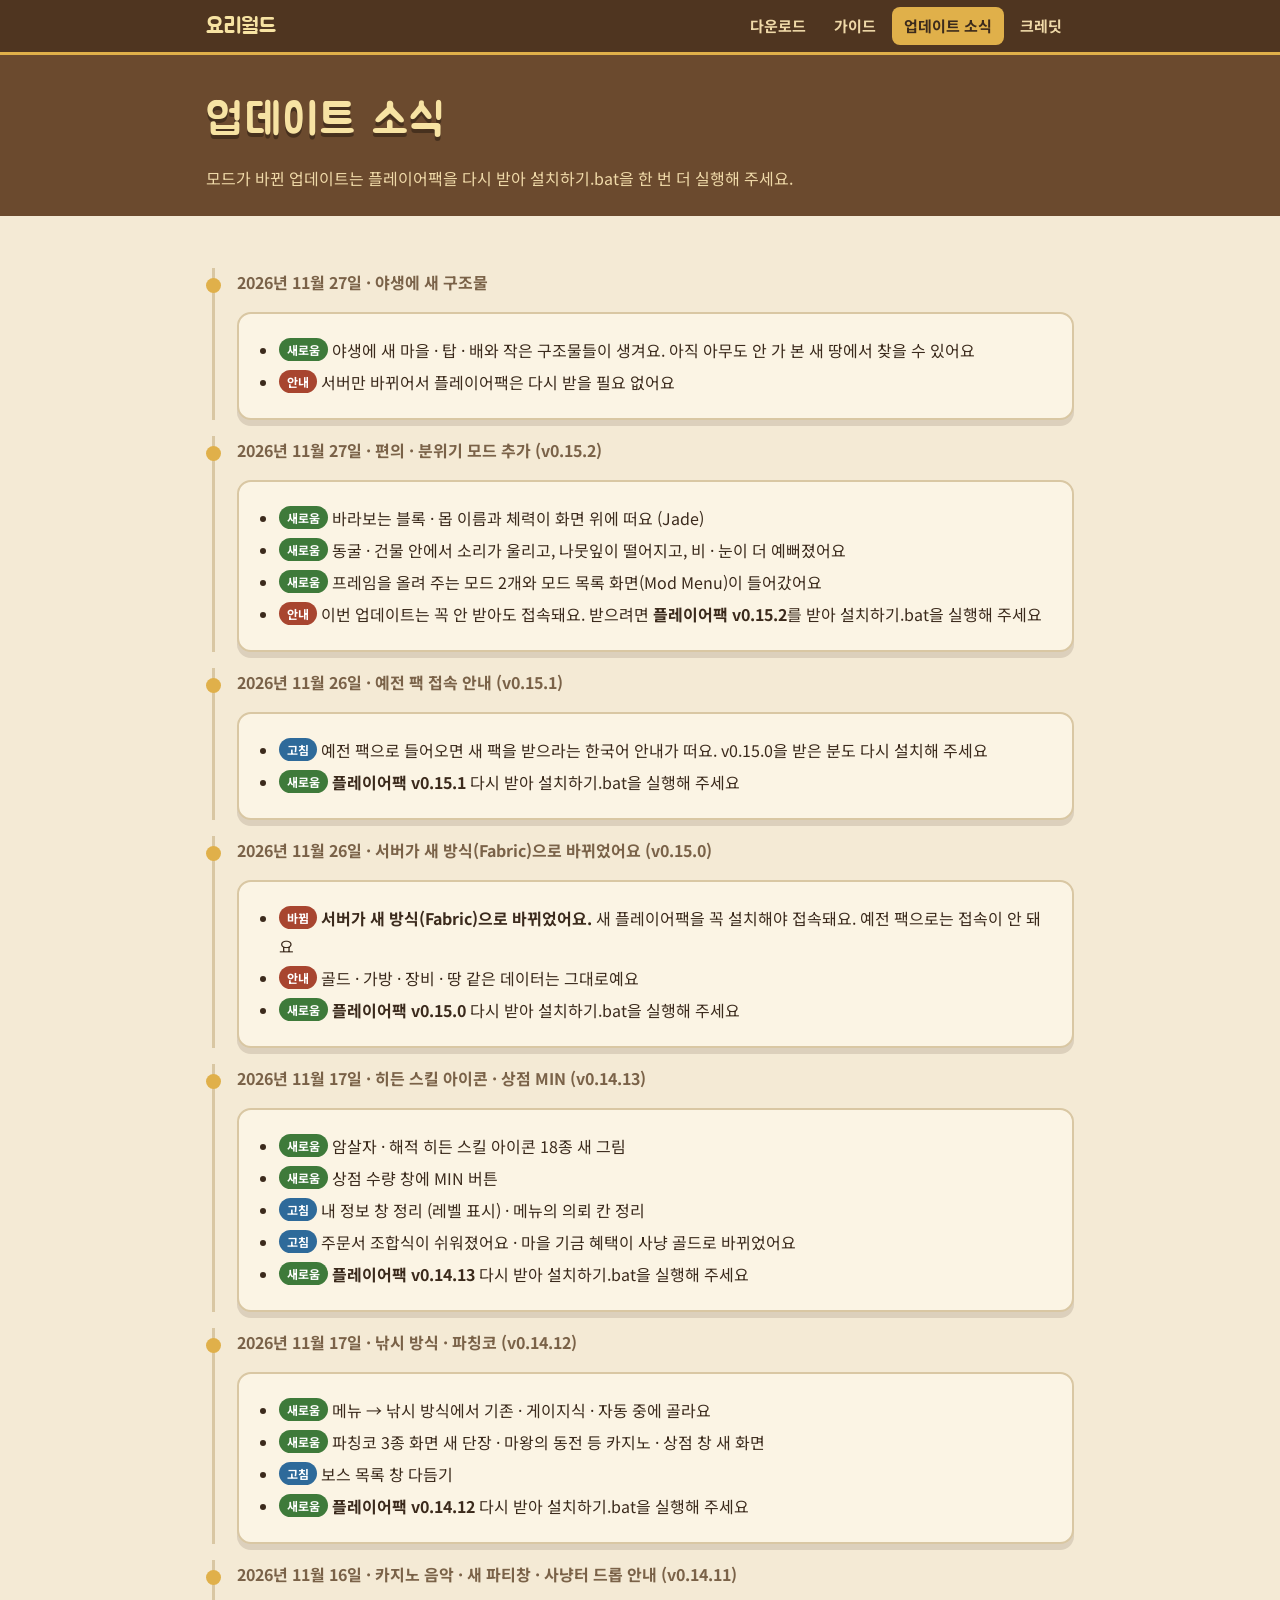
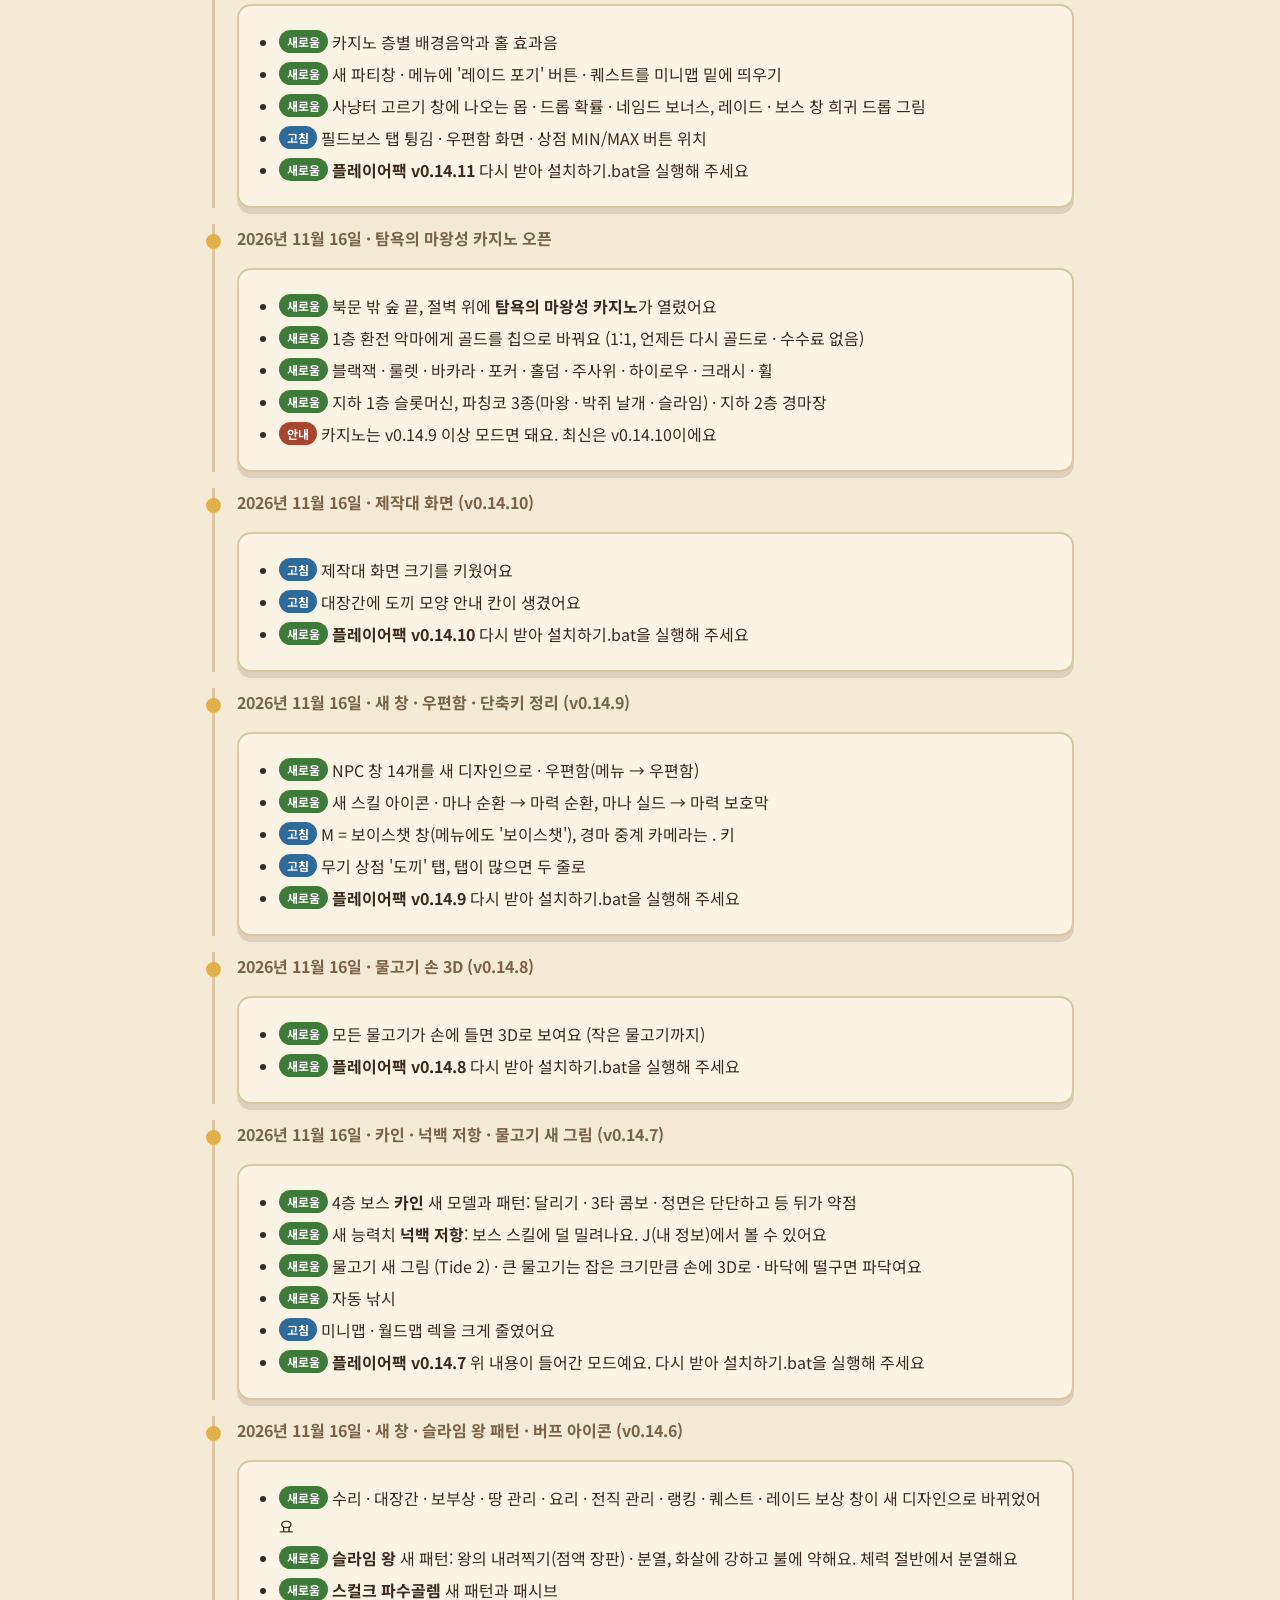
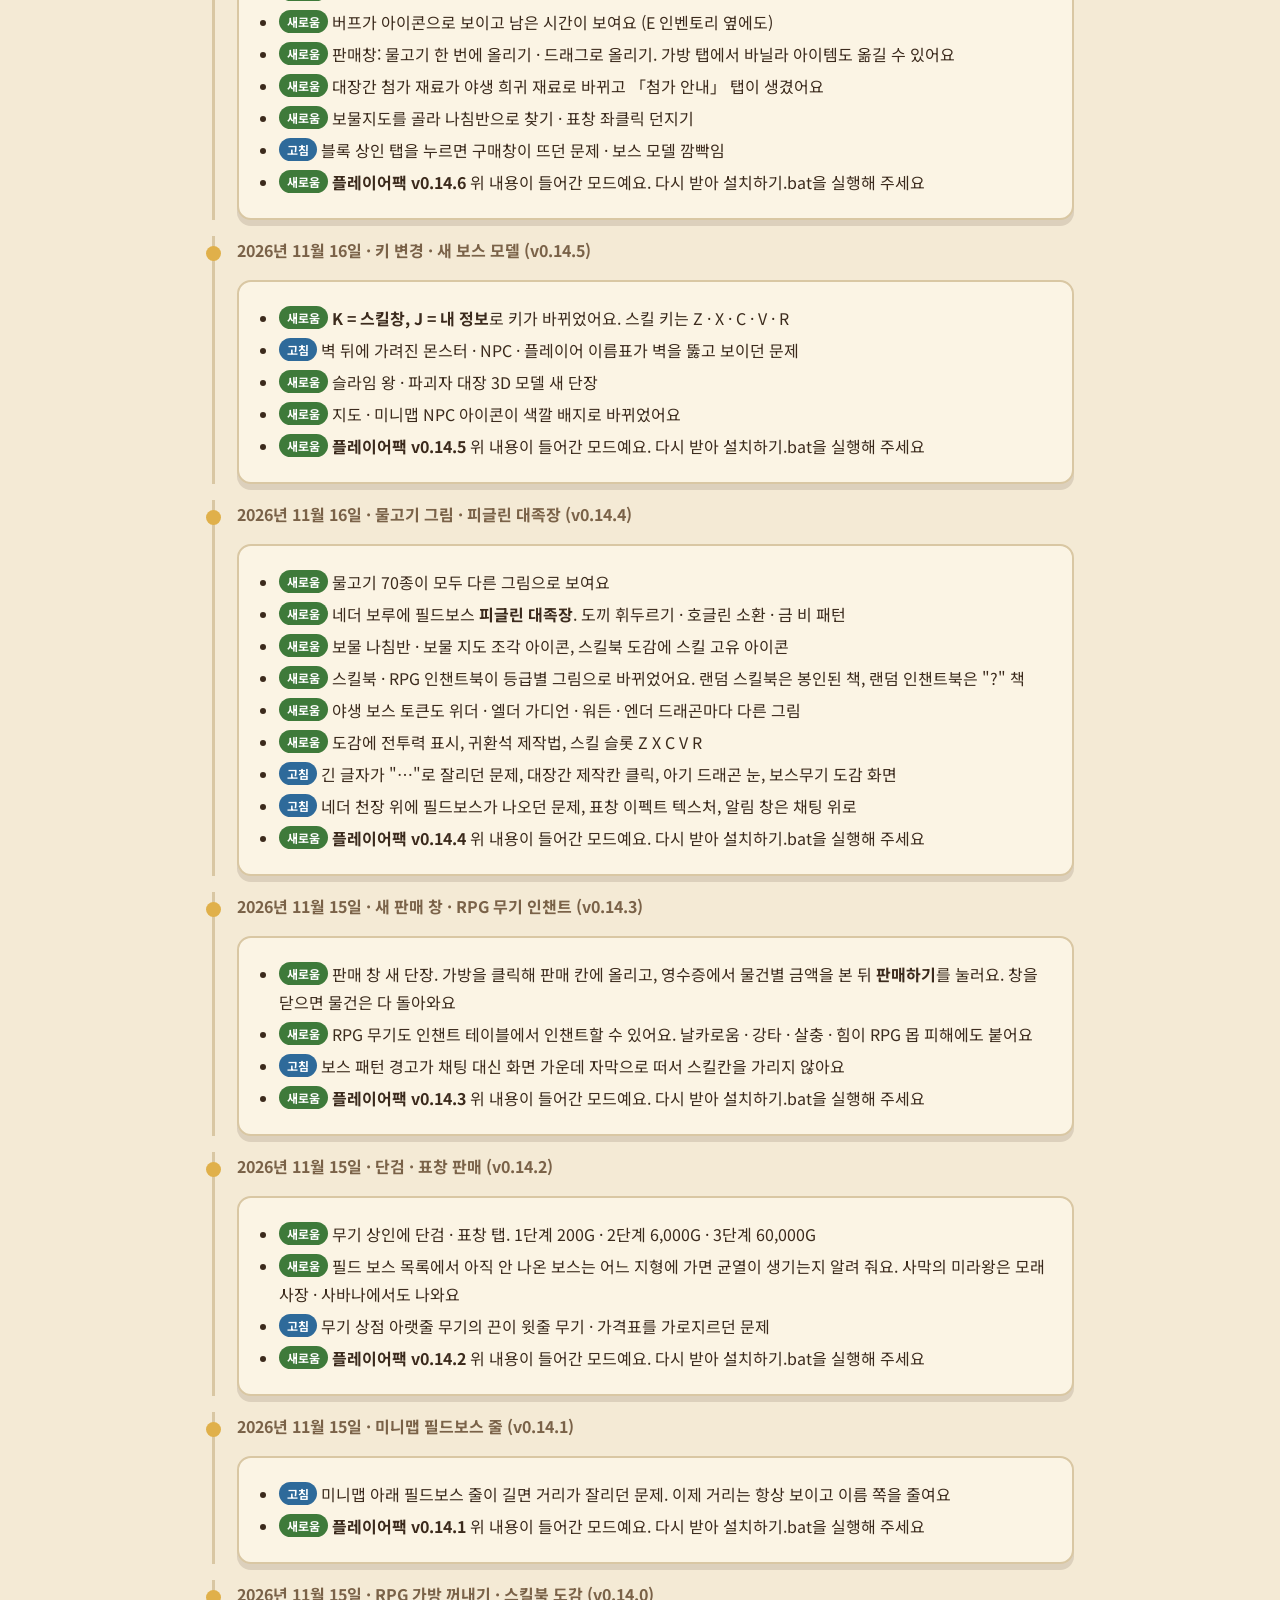
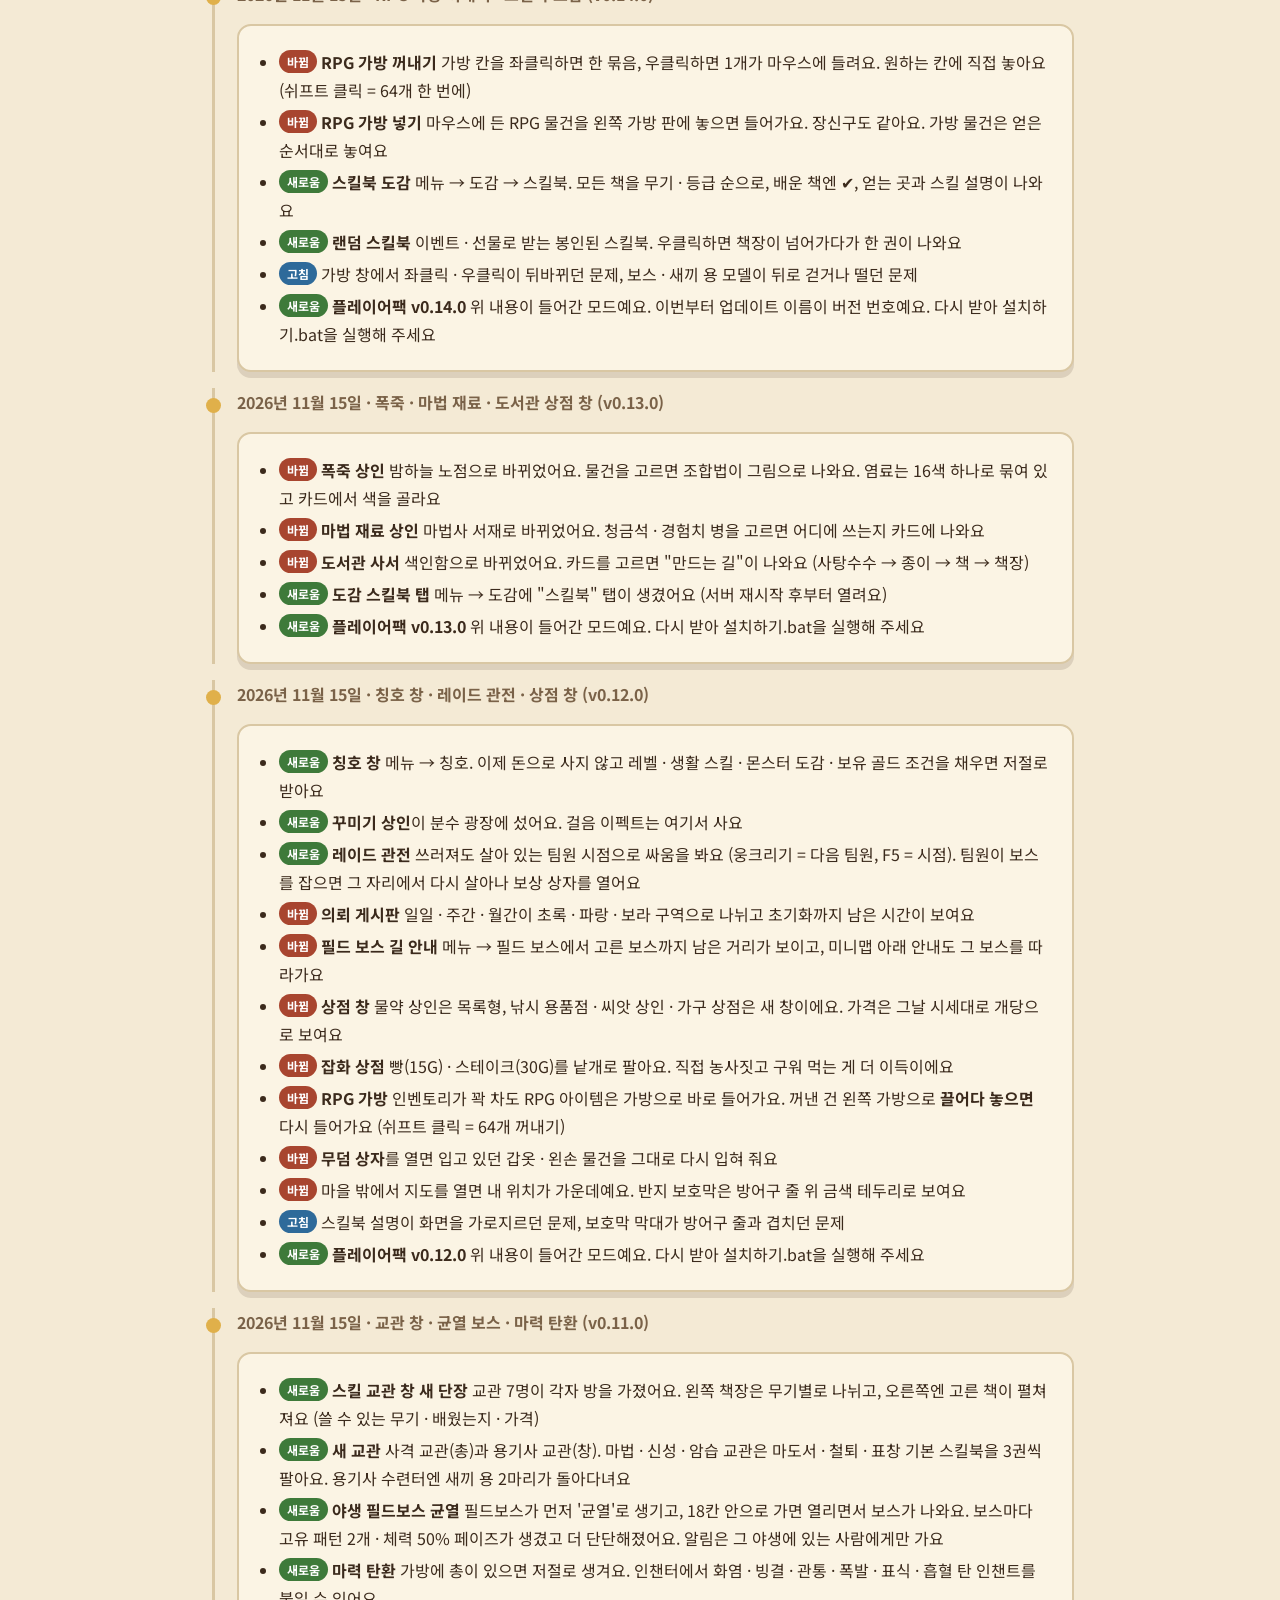
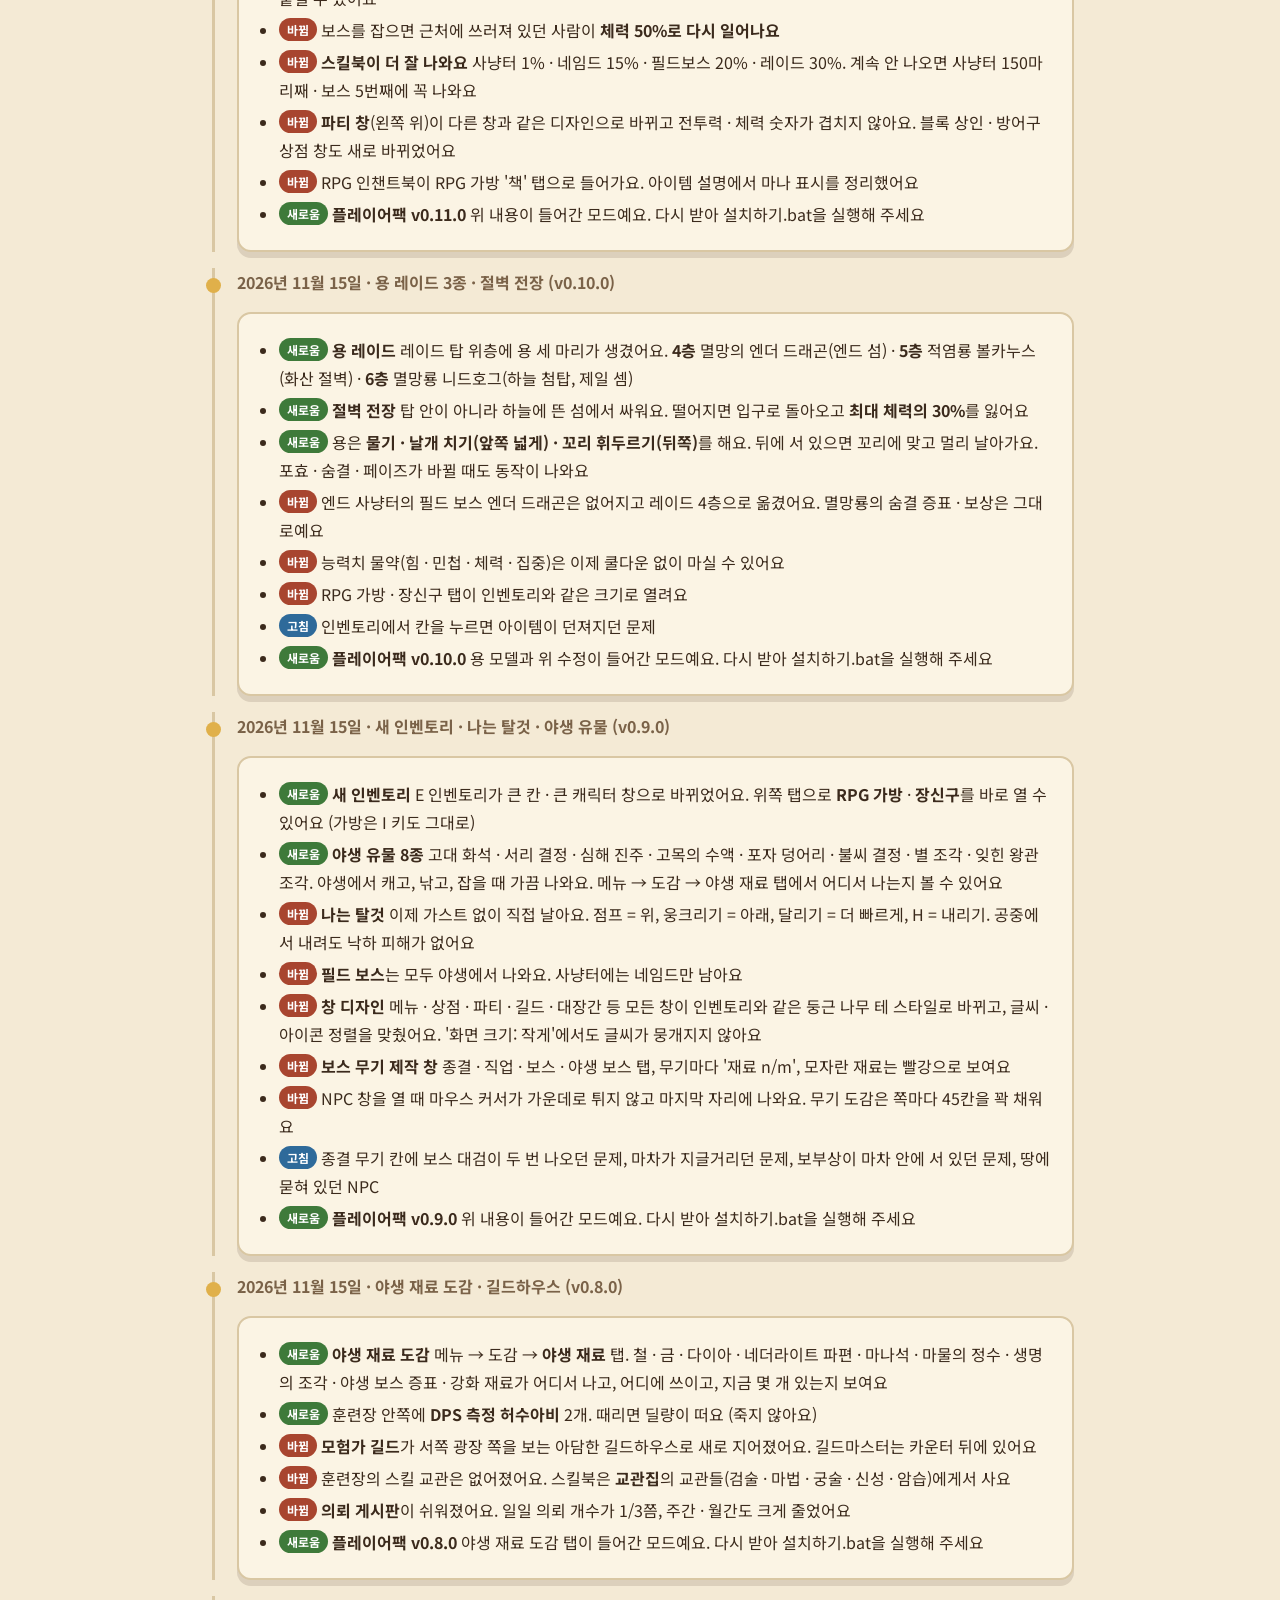
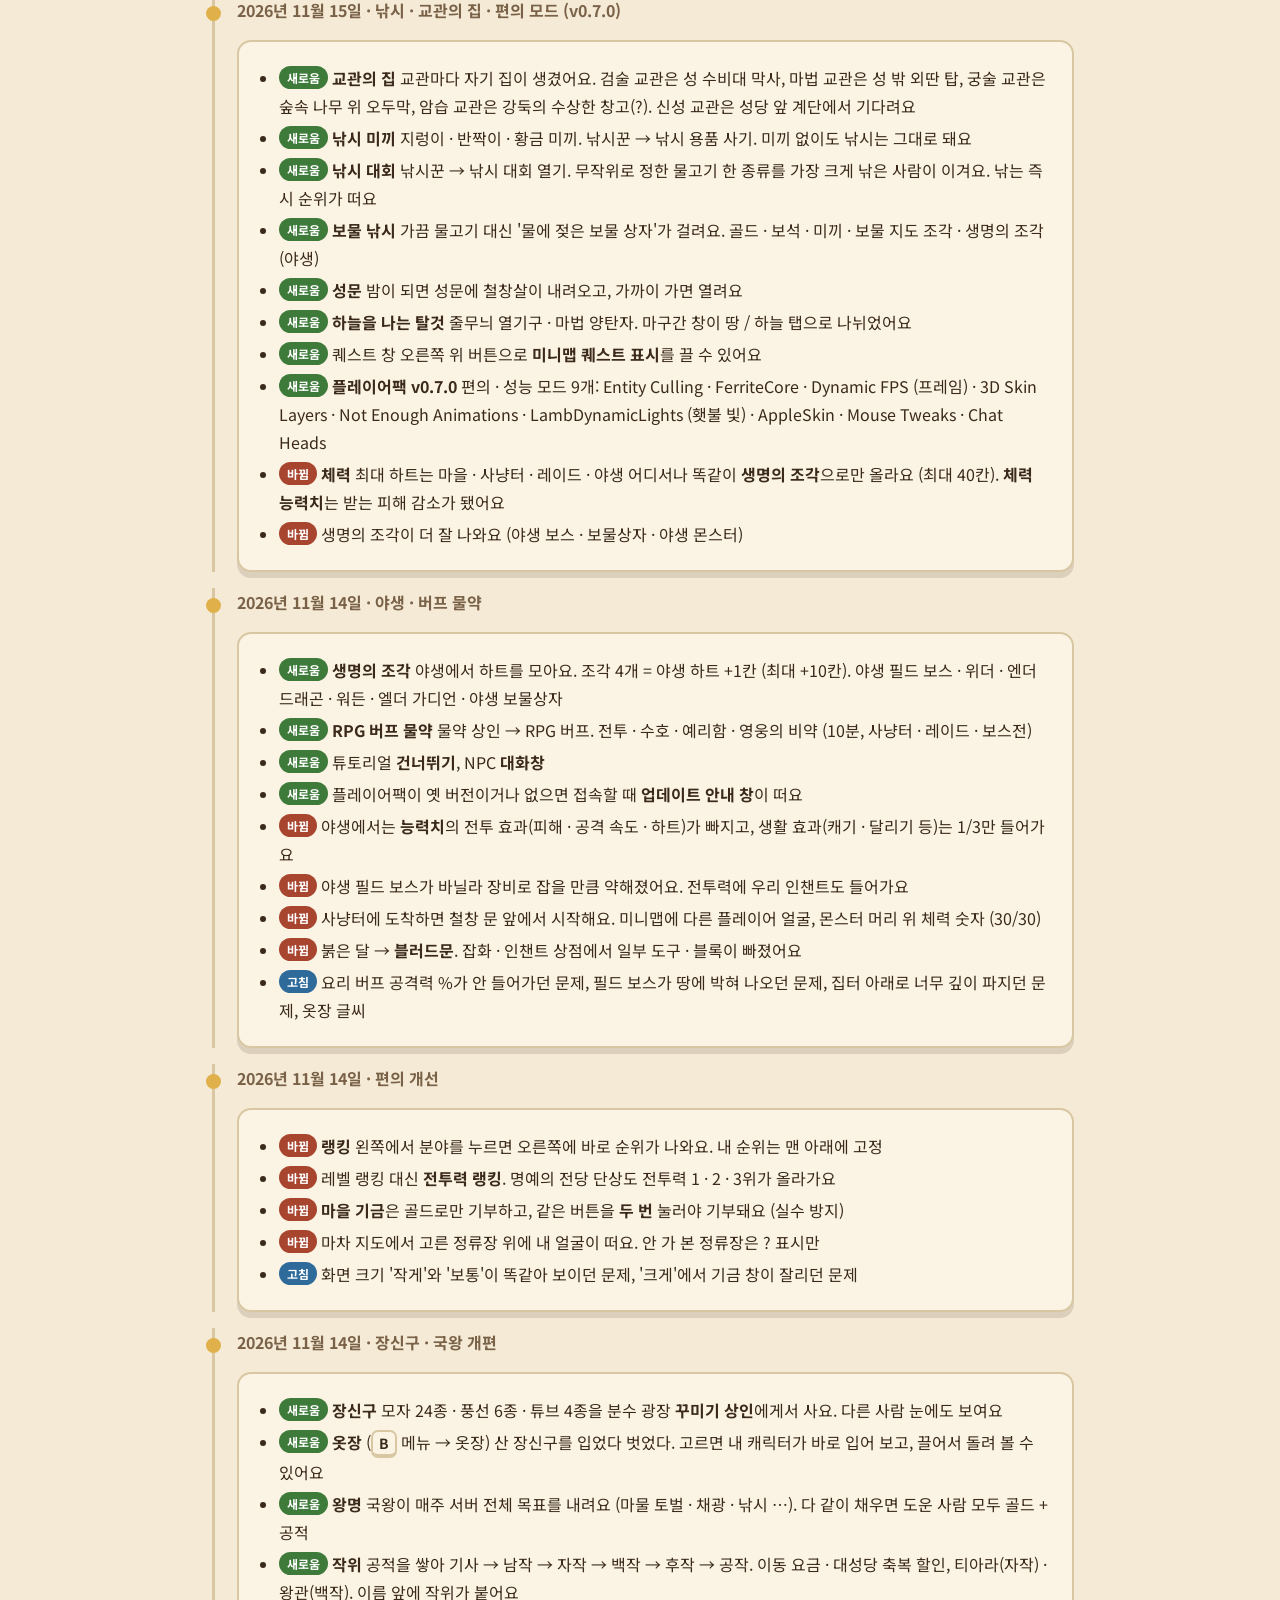
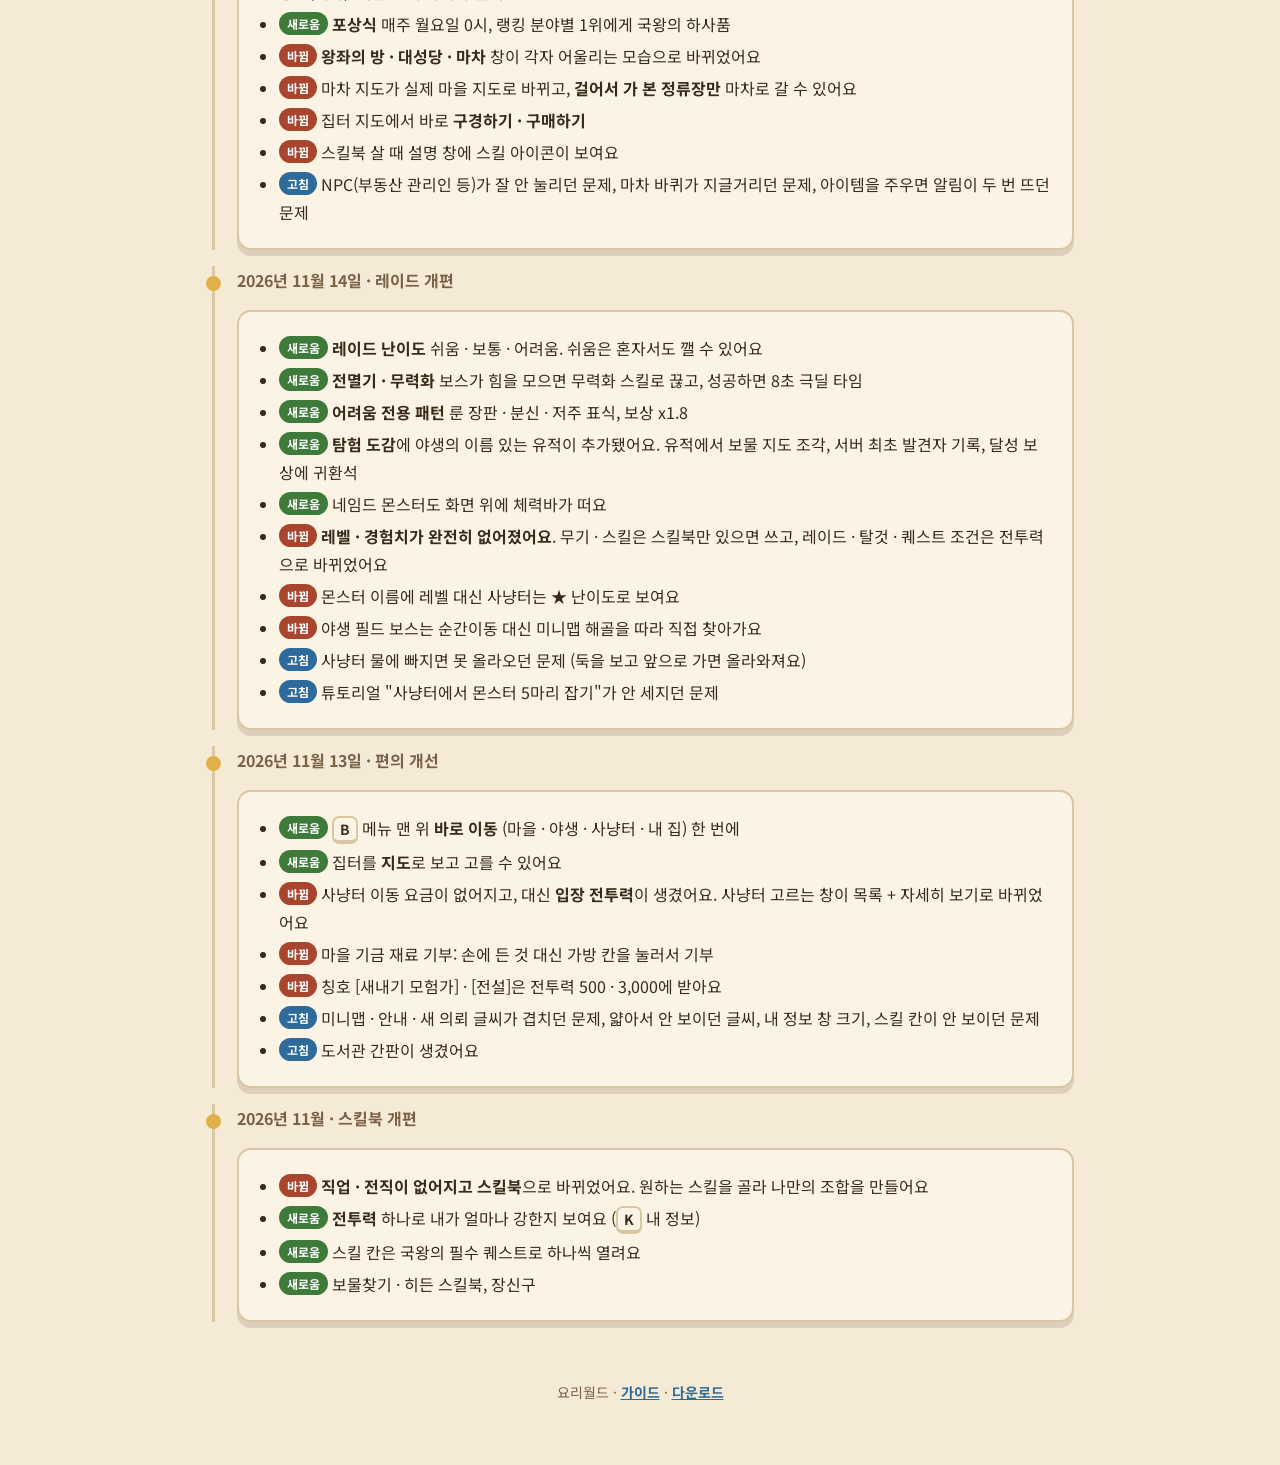
<file: updates.html>
<!doctype html>
<html lang="ko">
<head>
<meta charset="utf-8">
<meta name="viewport" content="width=device-width, initial-scale=1">
<title>요리월드 업데이트 소식</title>
<meta name="description" content="요리월드 RPG 서버 업데이트 내역">
<link rel="preconnect" href="https://fonts.googleapis.com">
<link href="https://fonts.googleapis.com/css2?family=Jua&family=Noto+Sans+KR:wght@400;700&display=swap" rel="stylesheet">
<link rel="stylesheet" href="style.css">
</head>
<body>
<nav class="top"><div class="wrap">
  <a class="logo" href="index.html">요리월드</a>
  <a class="nav" href="index.html">다운로드</a>
  <a class="nav" href="guide.html">가이드</a>
  <a class="nav on" href="updates.html">업데이트 소식</a>
  <a class="nav" href="credits.html">크레딧</a>
</div></nav>

<header class="page"><div class="wrap">
  <h1>업데이트 소식</h1>
  <p>모드가 바뀐 업데이트는 플레이어팩을 다시 받아 설치하기.bat을 한 번 더 실행해 주세요.</p>
</div></header>

<main class="wrap">
  <section>
    <div class="update">
      <p class="date">2026년 11월 27일 · 야생에 새 구조물</p>
      <div class="card">
        <ul>
          <li><span class="badge b-new">새로움</span> 야생에 새 마을 · 탑 · 배와 작은 구조물들이 생겨요. 아직 아무도 안 가 본 새 땅에서 찾을 수 있어요</li>
          <li><span class="badge b-change">안내</span> 서버만 바뀌어서 플레이어팩은 다시 받을 필요 없어요</li>
        </ul>
      </div>
    </div>
    <div class="update">
      <p class="date">2026년 11월 27일 · 편의 · 분위기 모드 추가 (v0.15.2)</p>
      <div class="card">
        <ul>
          <li><span class="badge b-new">새로움</span> 바라보는 블록 · 몹 이름과 체력이 화면 위에 떠요 (Jade)</li>
          <li><span class="badge b-new">새로움</span> 동굴 · 건물 안에서 소리가 울리고, 나뭇잎이 떨어지고, 비 · 눈이 더 예뻐졌어요</li>
          <li><span class="badge b-new">새로움</span> 프레임을 올려 주는 모드 2개와 모드 목록 화면(Mod Menu)이 들어갔어요</li>
          <li><span class="badge b-change">안내</span> 이번 업데이트는 꼭 안 받아도 접속돼요. 받으려면 <b>플레이어팩 v0.15.2</b>를 받아 설치하기.bat을 실행해 주세요</li>
        </ul>
      </div>
    </div>
    <div class="update">
      <p class="date">2026년 11월 26일 · 예전 팩 접속 안내 (v0.15.1)</p>
      <div class="card">
        <ul>
          <li><span class="badge b-fix">고침</span> 예전 팩으로 들어오면 새 팩을 받으라는 한국어 안내가 떠요. v0.15.0을 받은 분도 다시 설치해 주세요</li>
          <li><span class="badge b-new">새로움</span> <b>플레이어팩 v0.15.1</b> 다시 받아 설치하기.bat을 실행해 주세요</li>
        </ul>
      </div>
    </div>
    <div class="update">
      <p class="date">2026년 11월 26일 · 서버가 새 방식(Fabric)으로 바뀌었어요 (v0.15.0)</p>
      <div class="card">
        <ul>
          <li><span class="badge b-change">바뀜</span> <b>서버가 새 방식(Fabric)으로 바뀌었어요.</b> 새 플레이어팩을 꼭 설치해야 접속돼요. 예전 팩으로는 접속이 안 돼요</li>
          <li><span class="badge b-change">안내</span> 골드 · 가방 · 장비 · 땅 같은 데이터는 그대로예요</li>
          <li><span class="badge b-new">새로움</span> <b>플레이어팩 v0.15.0</b> 다시 받아 설치하기.bat을 실행해 주세요</li>
        </ul>
      </div>
    </div>
    <div class="update">
      <p class="date">2026년 11월 17일 · 히든 스킬 아이콘 · 상점 MIN (v0.14.13)</p>
      <div class="card">
        <ul>
          <li><span class="badge b-new">새로움</span> 암살자 · 해적 히든 스킬 아이콘 18종 새 그림</li>
          <li><span class="badge b-new">새로움</span> 상점 수량 창에 MIN 버튼</li>
          <li><span class="badge b-fix">고침</span> 내 정보 창 정리 (레벨 표시) · 메뉴의 의뢰 칸 정리</li>
          <li><span class="badge b-fix">고침</span> 주문서 조합식이 쉬워졌어요 · 마을 기금 혜택이 사냥 골드로 바뀌었어요</li>
          <li><span class="badge b-new">새로움</span> <b>플레이어팩 v0.14.13</b> 다시 받아 설치하기.bat을 실행해 주세요</li>
        </ul>
      </div>
    </div>
    <div class="update">
      <p class="date">2026년 11월 17일 · 낚시 방식 · 파칭코 (v0.14.12)</p>
      <div class="card">
        <ul>
          <li><span class="badge b-new">새로움</span> 메뉴 → 낚시 방식에서 기존 · 게이지식 · 자동 중에 골라요</li>
          <li><span class="badge b-new">새로움</span> 파칭코 3종 화면 새 단장 · 마왕의 동전 등 카지노 · 상점 창 새 화면</li>
          <li><span class="badge b-fix">고침</span> 보스 목록 창 다듬기</li>
          <li><span class="badge b-new">새로움</span> <b>플레이어팩 v0.14.12</b> 다시 받아 설치하기.bat을 실행해 주세요</li>
        </ul>
      </div>
    </div>
    <div class="update">
      <p class="date">2026년 11월 16일 · 카지노 음악 · 새 파티창 · 사냥터 드롭 안내 (v0.14.11)</p>
      <div class="card">
        <ul>
          <li><span class="badge b-new">새로움</span> 카지노 층별 배경음악과 홀 효과음</li>
          <li><span class="badge b-new">새로움</span> 새 파티창 · 메뉴에 '레이드 포기' 버튼 · 퀘스트를 미니맵 밑에 띄우기</li>
          <li><span class="badge b-new">새로움</span> 사냥터 고르기 창에 나오는 몹 · 드롭 확률 · 네임드 보너스, 레이드 · 보스 창 희귀 드롭 그림</li>
          <li><span class="badge b-fix">고침</span> 필드보스 탭 튕김 · 우편함 화면 · 상점 MIN/MAX 버튼 위치</li>
          <li><span class="badge b-new">새로움</span> <b>플레이어팩 v0.14.11</b> 다시 받아 설치하기.bat을 실행해 주세요</li>
        </ul>
      </div>
    </div>
    <div class="update">
      <p class="date">2026년 11월 16일 · 탐욕의 마왕성 카지노 오픈</p>
      <div class="card">
        <ul>
          <li><span class="badge b-new">새로움</span> 북문 밖 숲 끝, 절벽 위에 <b>탐욕의 마왕성 카지노</b>가 열렸어요</li>
          <li><span class="badge b-new">새로움</span> 1층 환전 악마에게 골드를 칩으로 바꿔요 (1:1, 언제든 다시 골드로 · 수수료 없음)</li>
          <li><span class="badge b-new">새로움</span> 블랙잭 · 룰렛 · 바카라 · 포커 · 홀덤 · 주사위 · 하이로우 · 크래시 · 휠</li>
          <li><span class="badge b-new">새로움</span> 지하 1층 슬롯머신, 파칭코 3종(마왕 · 박쥐 날개 · 슬라임) · 지하 2층 경마장</li>
          <li><span class="badge b-change">안내</span> 카지노는 v0.14.9 이상 모드면 돼요. 최신은 v0.14.10이에요</li>
        </ul>
      </div>
    </div>
    <div class="update">
      <p class="date">2026년 11월 16일 · 제작대 화면 (v0.14.10)</p>
      <div class="card">
        <ul>
          <li><span class="badge b-fix">고침</span> 제작대 화면 크기를 키웠어요</li>
          <li><span class="badge b-fix">고침</span> 대장간에 도끼 모양 안내 칸이 생겼어요</li>
          <li><span class="badge b-new">새로움</span> <b>플레이어팩 v0.14.10</b> 다시 받아 설치하기.bat을 실행해 주세요</li>
        </ul>
      </div>
    </div>
    <div class="update">
      <p class="date">2026년 11월 16일 · 새 창 · 우편함 · 단축키 정리 (v0.14.9)</p>
      <div class="card">
        <ul>
          <li><span class="badge b-new">새로움</span> NPC 창 14개를 새 디자인으로 · 우편함(메뉴 → 우편함)</li>
          <li><span class="badge b-new">새로움</span> 새 스킬 아이콘 · 마나 순환 → 마력 순환, 마나 실드 → 마력 보호막</li>
          <li><span class="badge b-fix">고침</span> M = 보이스챗 창(메뉴에도 '보이스챗'), 경마 중계 카메라는 . 키</li>
          <li><span class="badge b-fix">고침</span> 무기 상점 '도끼' 탭, 탭이 많으면 두 줄로</li>
          <li><span class="badge b-new">새로움</span> <b>플레이어팩 v0.14.9</b> 다시 받아 설치하기.bat을 실행해 주세요</li>
        </ul>
      </div>
    </div>
    <div class="update">
      <p class="date">2026년 11월 16일 · 물고기 손 3D (v0.14.8)</p>
      <div class="card">
        <ul>
          <li><span class="badge b-new">새로움</span> 모든 물고기가 손에 들면 3D로 보여요 (작은 물고기까지)</li>
          <li><span class="badge b-new">새로움</span> <b>플레이어팩 v0.14.8</b> 다시 받아 설치하기.bat을 실행해 주세요</li>
        </ul>
      </div>
    </div>
    <div class="update">
      <p class="date">2026년 11월 16일 · 카인 · 넉백 저항 · 물고기 새 그림 (v0.14.7)</p>
      <div class="card">
        <ul>
          <li><span class="badge b-new">새로움</span> 4층 보스 <b>카인</b> 새 모델과 패턴: 달리기 · 3타 콤보 · 정면은 단단하고 등 뒤가 약점</li>
          <li><span class="badge b-new">새로움</span> 새 능력치 <b>넉백 저항</b>: 보스 스킬에 덜 밀려나요. J(내 정보)에서 볼 수 있어요</li>
          <li><span class="badge b-new">새로움</span> 물고기 새 그림 (Tide 2) · 큰 물고기는 잡은 크기만큼 손에 3D로 · 바닥에 떨구면 파닥여요</li>
          <li><span class="badge b-new">새로움</span> 자동 낚시</li>
          <li><span class="badge b-fix">고침</span> 미니맵 · 월드맵 렉을 크게 줄였어요</li>
          <li><span class="badge b-new">새로움</span> <b>플레이어팩 v0.14.7</b> 위 내용이 들어간 모드예요. 다시 받아 설치하기.bat을 실행해 주세요</li>
        </ul>
      </div>
    </div>
    <div class="update">
      <p class="date">2026년 11월 16일 · 새 창 · 슬라임 왕 패턴 · 버프 아이콘 (v0.14.6)</p>
      <div class="card">
        <ul>
          <li><span class="badge b-new">새로움</span> 수리 · 대장간 · 보부상 · 땅 관리 · 요리 · 전직 관리 · 랭킹 · 퀘스트 · 레이드 보상 창이 새 디자인으로 바뀌었어요</li>
          <li><span class="badge b-new">새로움</span> <b>슬라임 왕</b> 새 패턴: 왕의 내려찍기(점액 장판) · 분열, 화살에 강하고 불에 약해요. 체력 절반에서 분열해요</li>
          <li><span class="badge b-new">새로움</span> <b>스컬크 파수골렘</b> 새 패턴과 패시브</li>
          <li><span class="badge b-new">새로움</span> 버프가 아이콘으로 보이고 남은 시간이 보여요 (E 인벤토리 옆에도)</li>
          <li><span class="badge b-new">새로움</span> 판매창: 물고기 한 번에 올리기 · 드래그로 올리기. 가방 탭에서 바닐라 아이템도 옮길 수 있어요</li>
          <li><span class="badge b-new">새로움</span> 대장간 첨가 재료가 야생 희귀 재료로 바뀌고 「첨가 안내」 탭이 생겼어요</li>
          <li><span class="badge b-new">새로움</span> 보물지도를 골라 나침반으로 찾기 · 표창 좌클릭 던지기</li>
          <li><span class="badge b-fix">고침</span> 블록 상인 탭을 누르면 구매창이 뜨던 문제 · 보스 모델 깜빡임</li>
          <li><span class="badge b-new">새로움</span> <b>플레이어팩 v0.14.6</b> 위 내용이 들어간 모드예요. 다시 받아 설치하기.bat을 실행해 주세요</li>
        </ul>
      </div>
    </div>
    <div class="update">
      <p class="date">2026년 11월 16일 · 키 변경 · 새 보스 모델 (v0.14.5)</p>
      <div class="card">
        <ul>
          <li><span class="badge b-new">새로움</span> <b>K = 스킬창, J = 내 정보</b>로 키가 바뀌었어요. 스킬 키는 Z · X · C · V · R</li>
          <li><span class="badge b-fix">고침</span> 벽 뒤에 가려진 몬스터 · NPC · 플레이어 이름표가 벽을 뚫고 보이던 문제</li>
          <li><span class="badge b-new">새로움</span> 슬라임 왕 · 파괴자 대장 3D 모델 새 단장</li>
          <li><span class="badge b-new">새로움</span> 지도 · 미니맵 NPC 아이콘이 색깔 배지로 바뀌었어요</li>
          <li><span class="badge b-new">새로움</span> <b>플레이어팩 v0.14.5</b> 위 내용이 들어간 모드예요. 다시 받아 설치하기.bat을 실행해 주세요</li>
        </ul>
      </div>
    </div>
    <div class="update">
      <p class="date">2026년 11월 16일 · 물고기 그림 · 피글린 대족장 (v0.14.4)</p>
      <div class="card">
        <ul>
          <li><span class="badge b-new">새로움</span> 물고기 70종이 모두 다른 그림으로 보여요</li>
          <li><span class="badge b-new">새로움</span> 네더 보루에 필드보스 <b>피글린 대족장</b>. 도끼 휘두르기 · 호글린 소환 · 금 비 패턴</li>
          <li><span class="badge b-new">새로움</span> 보물 나침반 · 보물 지도 조각 아이콘, 스킬북 도감에 스킬 고유 아이콘</li>
          <li><span class="badge b-new">새로움</span> 스킬북 · RPG 인챈트북이 등급별 그림으로 바뀌었어요. 랜덤 스킬북은 봉인된 책, 랜덤 인챈트북은 "?" 책</li>
          <li><span class="badge b-new">새로움</span> 야생 보스 토큰도 위더 · 엘더 가디언 · 워든 · 엔더 드래곤마다 다른 그림</li>
          <li><span class="badge b-new">새로움</span> 도감에 전투력 표시, 귀환석 제작법, 스킬 슬롯 Z X C V R</li>
          <li><span class="badge b-fix">고침</span> 긴 글자가 "…"로 잘리던 문제, 대장간 제작칸 클릭, 아기 드래곤 눈, 보스무기 도감 화면</li>
          <li><span class="badge b-fix">고침</span> 네더 천장 위에 필드보스가 나오던 문제, 표창 이펙트 텍스처, 알림 창은 채팅 위로</li>
          <li><span class="badge b-new">새로움</span> <b>플레이어팩 v0.14.4</b> 위 내용이 들어간 모드예요. 다시 받아 설치하기.bat을 실행해 주세요</li>
        </ul>
      </div>
    </div>
    <div class="update">
      <p class="date">2026년 11월 15일 · 새 판매 창 · RPG 무기 인챈트 (v0.14.3)</p>
      <div class="card">
        <ul>
          <li><span class="badge b-new">새로움</span> 판매 창 새 단장. 가방을 클릭해 판매 칸에 올리고, 영수증에서 물건별 금액을 본 뒤 <b>판매하기</b>를 눌러요. 창을 닫으면 물건은 다 돌아와요</li>
          <li><span class="badge b-new">새로움</span> RPG 무기도 인챈트 테이블에서 인챈트할 수 있어요. 날카로움 · 강타 · 살충 · 힘이 RPG 몹 피해에도 붙어요</li>
          <li><span class="badge b-fix">고침</span> 보스 패턴 경고가 채팅 대신 화면 가운데 자막으로 떠서 스킬칸을 가리지 않아요</li>
          <li><span class="badge b-new">새로움</span> <b>플레이어팩 v0.14.3</b> 위 내용이 들어간 모드예요. 다시 받아 설치하기.bat을 실행해 주세요</li>
        </ul>
      </div>
    </div>
    <div class="update">
      <p class="date">2026년 11월 15일 · 단검 · 표창 판매 (v0.14.2)</p>
      <div class="card">
        <ul>
          <li><span class="badge b-new">새로움</span> 무기 상인에 단검 · 표창 탭. 1단계 200G · 2단계 6,000G · 3단계 60,000G</li>
          <li><span class="badge b-new">새로움</span> 필드 보스 목록에서 아직 안 나온 보스는 어느 지형에 가면 균열이 생기는지 알려 줘요. 사막의 미라왕은 모래사장 · 사바나에서도 나와요</li>
          <li><span class="badge b-fix">고침</span> 무기 상점 아랫줄 무기의 끈이 윗줄 무기 · 가격표를 가로지르던 문제</li>
          <li><span class="badge b-new">새로움</span> <b>플레이어팩 v0.14.2</b> 위 내용이 들어간 모드예요. 다시 받아 설치하기.bat을 실행해 주세요</li>
        </ul>
      </div>
    </div>
    <div class="update">
      <p class="date">2026년 11월 15일 · 미니맵 필드보스 줄 (v0.14.1)</p>
      <div class="card">
        <ul>
          <li><span class="badge b-fix">고침</span> 미니맵 아래 필드보스 줄이 길면 거리가 잘리던 문제. 이제 거리는 항상 보이고 이름 쪽을 줄여요</li>
          <li><span class="badge b-new">새로움</span> <b>플레이어팩 v0.14.1</b> 위 내용이 들어간 모드예요. 다시 받아 설치하기.bat을 실행해 주세요</li>
        </ul>
      </div>
    </div>
    <div class="update">
      <p class="date">2026년 11월 15일 · RPG 가방 꺼내기 · 스킬북 도감 (v0.14.0)</p>
      <div class="card">
        <ul>
          <li><span class="badge b-change">바뀜</span> <b>RPG 가방 꺼내기</b> 가방 칸을 좌클릭하면 한 묶음, 우클릭하면 1개가 마우스에 들려요. 원하는 칸에 직접 놓아요 (쉬프트 클릭 = 64개 한 번에)</li>
          <li><span class="badge b-change">바뀜</span> <b>RPG 가방 넣기</b> 마우스에 든 RPG 물건을 왼쪽 가방 판에 놓으면 들어가요. 장신구도 같아요. 가방 물건은 얻은 순서대로 놓여요</li>
          <li><span class="badge b-new">새로움</span> <b>스킬북 도감</b> 메뉴 → 도감 → 스킬북. 모든 책을 무기 · 등급 순으로, 배운 책엔 ✔, 얻는 곳과 스킬 설명이 나와요</li>
          <li><span class="badge b-new">새로움</span> <b>랜덤 스킬북</b> 이벤트 · 선물로 받는 봉인된 스킬북. 우클릭하면 책장이 넘어가다가 한 권이 나와요</li>
          <li><span class="badge b-fix">고침</span> 가방 창에서 좌클릭 · 우클릭이 뒤바뀌던 문제, 보스 · 새끼 용 모델이 뒤로 걷거나 떨던 문제</li>
          <li><span class="badge b-new">새로움</span> <b>플레이어팩 v0.14.0</b> 위 내용이 들어간 모드예요. 이번부터 업데이트 이름이 버전 번호예요. 다시 받아 설치하기.bat을 실행해 주세요</li>
        </ul>
      </div>
    </div>
    <div class="update">
      <p class="date">2026년 11월 15일 · 폭죽 · 마법 재료 · 도서관 상점 창 (v0.13.0)</p>
      <div class="card">
        <ul>
          <li><span class="badge b-change">바뀜</span> <b>폭죽 상인</b> 밤하늘 노점으로 바뀌었어요. 물건을 고르면 조합법이 그림으로 나와요. 염료는 16색 하나로 묶여 있고 카드에서 색을 골라요</li>
          <li><span class="badge b-change">바뀜</span> <b>마법 재료 상인</b> 마법사 서재로 바뀌었어요. 청금석 · 경험치 병을 고르면 어디에 쓰는지 카드에 나와요</li>
          <li><span class="badge b-change">바뀜</span> <b>도서관 사서</b> 색인함으로 바뀌었어요. 카드를 고르면 "만드는 길"이 나와요 (사탕수수 → 종이 → 책 → 책장)</li>
          <li><span class="badge b-new">새로움</span> <b>도감 스킬북 탭</b> 메뉴 → 도감에 "스킬북" 탭이 생겼어요 (서버 재시작 후부터 열려요)</li>
          <li><span class="badge b-new">새로움</span> <b>플레이어팩 v0.13.0</b> 위 내용이 들어간 모드예요. 다시 받아 설치하기.bat을 실행해 주세요</li>
        </ul>
      </div>
    </div>
    <div class="update">
      <p class="date">2026년 11월 15일 · 칭호 창 · 레이드 관전 · 상점 창 (v0.12.0)</p>
      <div class="card">
        <ul>
          <li><span class="badge b-new">새로움</span> <b>칭호 창</b> 메뉴 → 칭호. 이제 돈으로 사지 않고 레벨 · 생활 스킬 · 몬스터 도감 · 보유 골드 조건을 채우면 저절로 받아요</li>
          <li><span class="badge b-new">새로움</span> <b>꾸미기 상인</b>이 분수 광장에 섰어요. 걸음 이펙트는 여기서 사요</li>
          <li><span class="badge b-new">새로움</span> <b>레이드 관전</b> 쓰러져도 살아 있는 팀원 시점으로 싸움을 봐요 (웅크리기 = 다음 팀원, F5 = 시점). 팀원이 보스를 잡으면 그 자리에서 다시 살아나 보상 상자를 열어요</li>
          <li><span class="badge b-change">바뀜</span> <b>의뢰 게시판</b> 일일 · 주간 · 월간이 초록 · 파랑 · 보라 구역으로 나뉘고 초기화까지 남은 시간이 보여요</li>
          <li><span class="badge b-change">바뀜</span> <b>필드 보스 길 안내</b> 메뉴 → 필드 보스에서 고른 보스까지 남은 거리가 보이고, 미니맵 아래 안내도 그 보스를 따라가요</li>
          <li><span class="badge b-change">바뀜</span> <b>상점 창</b> 물약 상인은 목록형, 낚시 용품점 · 씨앗 상인 · 가구 상점은 새 창이에요. 가격은 그날 시세대로 개당으로 보여요</li>
          <li><span class="badge b-change">바뀜</span> <b>잡화 상점</b> 빵(15G) · 스테이크(30G)를 낱개로 팔아요. 직접 농사짓고 구워 먹는 게 더 이득이에요</li>
          <li><span class="badge b-change">바뀜</span> <b>RPG 가방</b> 인벤토리가 꽉 차도 RPG 아이템은 가방으로 바로 들어가요. 꺼낸 건 왼쪽 가방으로 <b>끌어다 놓으면</b> 다시 들어가요 (쉬프트 클릭 = 64개 꺼내기)</li>
          <li><span class="badge b-change">바뀜</span> <b>무덤 상자</b>를 열면 입고 있던 갑옷 · 왼손 물건을 그대로 다시 입혀 줘요</li>
          <li><span class="badge b-change">바뀜</span> 마을 밖에서 지도를 열면 내 위치가 가운데예요. 반지 보호막은 방어구 줄 위 금색 테두리로 보여요</li>
          <li><span class="badge b-fix">고침</span> 스킬북 설명이 화면을 가로지르던 문제, 보호막 막대가 방어구 줄과 겹치던 문제</li>
          <li><span class="badge b-new">새로움</span> <b>플레이어팩 v0.12.0</b> 위 내용이 들어간 모드예요. 다시 받아 설치하기.bat을 실행해 주세요</li>
        </ul>
      </div>
    </div>
    <div class="update">
      <p class="date">2026년 11월 15일 · 교관 창 · 균열 보스 · 마력 탄환 (v0.11.0)</p>
      <div class="card">
        <ul>
          <li><span class="badge b-new">새로움</span> <b>스킬 교관 창 새 단장</b> 교관 7명이 각자 방을 가졌어요. 왼쪽 책장은 무기별로 나뉘고, 오른쪽엔 고른 책이 펼쳐져요 (쓸 수 있는 무기 · 배웠는지 · 가격)</li>
          <li><span class="badge b-new">새로움</span> <b>새 교관</b> 사격 교관(총)과 용기사 교관(창). 마법 · 신성 · 암습 교관은 마도서 · 철퇴 · 표창 기본 스킬북을 3권씩 팔아요. 용기사 수련터엔 새끼 용 2마리가 돌아다녀요</li>
          <li><span class="badge b-new">새로움</span> <b>야생 필드보스 균열</b> 필드보스가 먼저 '균열'로 생기고, 18칸 안으로 가면 열리면서 보스가 나와요. 보스마다 고유 패턴 2개 · 체력 50% 페이즈가 생겼고 더 단단해졌어요. 알림은 그 야생에 있는 사람에게만 가요</li>
          <li><span class="badge b-new">새로움</span> <b>마력 탄환</b> 가방에 총이 있으면 저절로 생겨요. 인챈터에서 화염 · 빙결 · 관통 · 폭발 · 표식 · 흡혈 탄 인챈트를 붙일 수 있어요</li>
          <li><span class="badge b-change">바뀜</span> 보스를 잡으면 근처에 쓰러져 있던 사람이 <b>체력 50%로 다시 일어나요</b></li>
          <li><span class="badge b-change">바뀜</span> <b>스킬북이 더 잘 나와요</b> 사냥터 1% · 네임드 15% · 필드보스 20% · 레이드 30%. 계속 안 나오면 사냥터 150마리째 · 보스 5번째에 꼭 나와요</li>
          <li><span class="badge b-change">바뀜</span> <b>파티 창</b>(왼쪽 위)이 다른 창과 같은 디자인으로 바뀌고 전투력 · 체력 숫자가 겹치지 않아요. 블록 상인 · 방어구 상점 창도 새로 바뀌었어요</li>
          <li><span class="badge b-change">바뀜</span> RPG 인챈트북이 RPG 가방 '책' 탭으로 들어가요. 아이템 설명에서 마나 표시를 정리했어요</li>
          <li><span class="badge b-new">새로움</span> <b>플레이어팩 v0.11.0</b> 위 내용이 들어간 모드예요. 다시 받아 설치하기.bat을 실행해 주세요</li>
        </ul>
      </div>
    </div>
    <div class="update">
      <p class="date">2026년 11월 15일 · 용 레이드 3종 · 절벽 전장 (v0.10.0)</p>
      <div class="card">
        <ul>
          <li><span class="badge b-new">새로움</span> <b>용 레이드</b> 레이드 탑 위층에 용 세 마리가 생겼어요. <b>4층</b> 멸망의 엔더 드래곤(엔드 섬) · <b>5층</b> 적염룡 볼카누스(화산 절벽) · <b>6층</b> 멸망룡 니드호그(하늘 첨탑, 제일 셈)</li>
          <li><span class="badge b-new">새로움</span> <b>절벽 전장</b> 탑 안이 아니라 하늘에 뜬 섬에서 싸워요. 떨어지면 입구로 돌아오고 <b>최대 체력의 30%</b>를 잃어요</li>
          <li><span class="badge b-new">새로움</span> 용은 <b>물기 · 날개 치기(앞쪽 넓게) · 꼬리 휘두르기(뒤쪽)</b>를 해요. 뒤에 서 있으면 꼬리에 맞고 멀리 날아가요. 포효 · 숨결 · 페이즈가 바뀔 때도 동작이 나와요</li>
          <li><span class="badge b-change">바뀜</span> 엔드 사냥터의 필드 보스 엔더 드래곤은 없어지고 레이드 4층으로 옮겼어요. 멸망룡의 숨결 증표 · 보상은 그대로예요</li>
          <li><span class="badge b-change">바뀜</span> 능력치 물약(힘 · 민첩 · 체력 · 집중)은 이제 쿨다운 없이 마실 수 있어요</li>
          <li><span class="badge b-change">바뀜</span> RPG 가방 · 장신구 탭이 인벤토리와 같은 크기로 열려요</li>
          <li><span class="badge b-fix">고침</span> 인벤토리에서 칸을 누르면 아이템이 던져지던 문제</li>
          <li><span class="badge b-new">새로움</span> <b>플레이어팩 v0.10.0</b> 용 모델과 위 수정이 들어간 모드예요. 다시 받아 설치하기.bat을 실행해 주세요</li>
        </ul>
      </div>
    </div>
    <div class="update">
      <p class="date">2026년 11월 15일 · 새 인벤토리 · 나는 탈것 · 야생 유물 (v0.9.0)</p>
      <div class="card">
        <ul>
          <li><span class="badge b-new">새로움</span> <b>새 인벤토리</b> E 인벤토리가 큰 칸 · 큰 캐릭터 창으로 바뀌었어요. 위쪽 탭으로 <b>RPG 가방</b> · <b>장신구</b>를 바로 열 수 있어요 (가방은 I 키도 그대로)</li>
          <li><span class="badge b-new">새로움</span> <b>야생 유물 8종</b> 고대 화석 · 서리 결정 · 심해 진주 · 고목의 수액 · 포자 덩어리 · 불씨 결정 · 별 조각 · 잊힌 왕관 조각. 야생에서 캐고, 낚고, 잡을 때 가끔 나와요. 메뉴 → 도감 → 야생 재료 탭에서 어디서 나는지 볼 수 있어요</li>
          <li><span class="badge b-change">바뀜</span> <b>나는 탈것</b> 이제 가스트 없이 직접 날아요. 점프 = 위, 웅크리기 = 아래, 달리기 = 더 빠르게, H = 내리기. 공중에서 내려도 낙하 피해가 없어요</li>
          <li><span class="badge b-change">바뀜</span> <b>필드 보스</b>는 모두 야생에서 나와요. 사냥터에는 네임드만 남아요</li>
          <li><span class="badge b-change">바뀜</span> <b>창 디자인</b> 메뉴 · 상점 · 파티 · 길드 · 대장간 등 모든 창이 인벤토리와 같은 둥근 나무 테 스타일로 바뀌고, 글씨 · 아이콘 정렬을 맞췄어요. '화면 크기: 작게'에서도 글씨가 뭉개지지 않아요</li>
          <li><span class="badge b-change">바뀜</span> <b>보스 무기 제작 창</b> 종결 · 직업 · 보스 · 야생 보스 탭, 무기마다 '재료 n/m', 모자란 재료는 빨강으로 보여요</li>
          <li><span class="badge b-change">바뀜</span> NPC 창을 열 때 마우스 커서가 가운데로 튀지 않고 마지막 자리에 나와요. 무기 도감은 쪽마다 45칸을 꽉 채워요</li>
          <li><span class="badge b-fix">고침</span> 종결 무기 칸에 보스 대검이 두 번 나오던 문제, 마차가 지글거리던 문제, 보부상이 마차 안에 서 있던 문제, 땅에 묻혀 있던 NPC</li>
          <li><span class="badge b-new">새로움</span> <b>플레이어팩 v0.9.0</b> 위 내용이 들어간 모드예요. 다시 받아 설치하기.bat을 실행해 주세요</li>
        </ul>
      </div>
    </div>
    <div class="update">
      <p class="date">2026년 11월 15일 · 야생 재료 도감 · 길드하우스 (v0.8.0)</p>
      <div class="card">
        <ul>
          <li><span class="badge b-new">새로움</span> <b>야생 재료 도감</b> 메뉴 → 도감 → <b>야생 재료</b> 탭. 철 · 금 · 다이아 · 네더라이트 파편 · 마나석 · 마물의 정수 · 생명의 조각 · 야생 보스 증표 · 강화 재료가 어디서 나고, 어디에 쓰이고, 지금 몇 개 있는지 보여요</li>
          <li><span class="badge b-new">새로움</span> 훈련장 안쪽에 <b>DPS 측정 허수아비</b> 2개. 때리면 딜량이 떠요 (죽지 않아요)</li>
          <li><span class="badge b-change">바뀜</span> <b>모험가 길드</b>가 서쪽 광장 쪽을 보는 아담한 길드하우스로 새로 지어졌어요. 길드마스터는 카운터 뒤에 있어요</li>
          <li><span class="badge b-change">바뀜</span> 훈련장의 스킬 교관은 없어졌어요. 스킬북은 <b>교관집</b>의 교관들(검술 · 마법 · 궁술 · 신성 · 암습)에게서 사요</li>
          <li><span class="badge b-change">바뀜</span> <b>의뢰 게시판</b>이 쉬워졌어요. 일일 의뢰 개수가 1/3쯤, 주간 · 월간도 크게 줄었어요</li>
          <li><span class="badge b-new">새로움</span> <b>플레이어팩 v0.8.0</b> 야생 재료 도감 탭이 들어간 모드예요. 다시 받아 설치하기.bat을 실행해 주세요</li>
        </ul>
      </div>
    </div>
    <div class="update">
      <p class="date">2026년 11월 15일 · 낚시 · 교관의 집 · 편의 모드 (v0.7.0)</p>
      <div class="card">
        <ul>
          <li><span class="badge b-new">새로움</span> <b>교관의 집</b> 교관마다 자기 집이 생겼어요. 검술 교관은 성 수비대 막사, 마법 교관은 성 밖 외딴 탑, 궁술 교관은 숲속 나무 위 오두막, 암습 교관은 강둑의 수상한 창고(?). 신성 교관은 성당 앞 계단에서 기다려요</li>
          <li><span class="badge b-new">새로움</span> <b>낚시 미끼</b> 지렁이 · 반짝이 · 황금 미끼. 낚시꾼 → 낚시 용품 사기. 미끼 없이도 낚시는 그대로 돼요</li>
          <li><span class="badge b-new">새로움</span> <b>낚시 대회</b> 낚시꾼 → 낚시 대회 열기. 무작위로 정한 물고기 한 종류를 가장 크게 낚은 사람이 이겨요. 낚는 즉시 순위가 떠요</li>
          <li><span class="badge b-new">새로움</span> <b>보물 낚시</b> 가끔 물고기 대신 '물에 젖은 보물 상자'가 걸려요. 골드 · 보석 · 미끼 · 보물 지도 조각 · 생명의 조각(야생)</li>
          <li><span class="badge b-new">새로움</span> <b>성문</b> 밤이 되면 성문에 철창살이 내려오고, 가까이 가면 열려요</li>
          <li><span class="badge b-new">새로움</span> <b>하늘을 나는 탈것</b> 줄무늬 열기구 · 마법 양탄자. 마구간 창이 땅 / 하늘 탭으로 나뉘었어요</li>
          <li><span class="badge b-new">새로움</span> 퀘스트 창 오른쪽 위 버튼으로 <b>미니맵 퀘스트 표시</b>를 끌 수 있어요</li>
          <li><span class="badge b-new">새로움</span> <b>플레이어팩 v0.7.0</b> 편의 · 성능 모드 9개: Entity Culling · FerriteCore · Dynamic FPS (프레임) · 3D Skin Layers · Not Enough Animations · LambDynamicLights (횃불 빛) · AppleSkin · Mouse Tweaks · Chat Heads</li>
          <li><span class="badge b-change">바뀜</span> <b>체력</b> 최대 하트는 마을 · 사냥터 · 레이드 · 야생 어디서나 똑같이 <b>생명의 조각</b>으로만 올라요 (최대 40칸). <b>체력 능력치</b>는 받는 피해 감소가 됐어요</li>
          <li><span class="badge b-change">바뀜</span> 생명의 조각이 더 잘 나와요 (야생 보스 · 보물상자 · 야생 몬스터)</li>
        </ul>
      </div>
    </div>
    <div class="update">
      <p class="date">2026년 11월 14일 · 야생 · 버프 물약</p>
      <div class="card">
        <ul>
          <li><span class="badge b-new">새로움</span> <b>생명의 조각</b> 야생에서 하트를 모아요. 조각 4개 = 야생 하트 +1칸 (최대 +10칸). 야생 필드 보스 · 위더 · 엔더 드래곤 · 워든 · 엘더 가디언 · 야생 보물상자</li>
          <li><span class="badge b-new">새로움</span> <b>RPG 버프 물약</b> 물약 상인 → RPG 버프. 전투 · 수호 · 예리함 · 영웅의 비약 (10분, 사냥터 · 레이드 · 보스전)</li>
          <li><span class="badge b-new">새로움</span> 튜토리얼 <b>건너뛰기</b>, NPC <b>대화창</b></li>
          <li><span class="badge b-new">새로움</span> 플레이어팩이 옛 버전이거나 없으면 접속할 때 <b>업데이트 안내 창</b>이 떠요</li>
          <li><span class="badge b-change">바뀜</span> 야생에서는 <b>능력치</b>의 전투 효과(피해 · 공격 속도 · 하트)가 빠지고, 생활 효과(캐기 · 달리기 등)는 1/3만 들어가요</li>
          <li><span class="badge b-change">바뀜</span> 야생 필드 보스가 바닐라 장비로 잡을 만큼 약해졌어요. 전투력에 우리 인챈트도 들어가요</li>
          <li><span class="badge b-change">바뀜</span> 사냥터에 도착하면 철창 문 앞에서 시작해요. 미니맵에 다른 플레이어 얼굴, 몬스터 머리 위 체력 숫자 (30/30)</li>
          <li><span class="badge b-change">바뀜</span> 붉은 달 → <b>블러드문</b>. 잡화 · 인챈트 상점에서 일부 도구 · 블록이 빠졌어요</li>
          <li><span class="badge b-fix">고침</span> 요리 버프 공격력 %가 안 들어가던 문제, 필드 보스가 땅에 박혀 나오던 문제, 집터 아래로 너무 깊이 파지던 문제, 옷장 글씨</li>
        </ul>
      </div>
    </div>

    <div class="update">
      <p class="date">2026년 11월 14일 · 편의 개선</p>
      <div class="card">
        <ul>
          <li><span class="badge b-change">바뀜</span> <b>랭킹</b> 왼쪽에서 분야를 누르면 오른쪽에 바로 순위가 나와요. 내 순위는 맨 아래에 고정</li>
          <li><span class="badge b-change">바뀜</span> 레벨 랭킹 대신 <b>전투력 랭킹</b>. 명예의 전당 단상도 전투력 1 · 2 · 3위가 올라가요</li>
          <li><span class="badge b-change">바뀜</span> <b>마을 기금</b>은 골드로만 기부하고, 같은 버튼을 <b>두 번</b> 눌러야 기부돼요 (실수 방지)</li>
          <li><span class="badge b-change">바뀜</span> 마차 지도에서 고른 정류장 위에 내 얼굴이 떠요. 안 가 본 정류장은 ? 표시만</li>
          <li><span class="badge b-fix">고침</span> 화면 크기 '작게'와 '보통'이 똑같아 보이던 문제, '크게'에서 기금 창이 잘리던 문제</li>
        </ul>
      </div>
    </div>

    <div class="update">
      <p class="date">2026년 11월 14일 · 장신구 · 국왕 개편</p>
      <div class="card">
        <ul>
          <li><span class="badge b-new">새로움</span> <b>장신구</b> 모자 24종 · 풍선 6종 · 튜브 4종을 분수 광장 <b>꾸미기 상인</b>에게서 사요. 다른 사람 눈에도 보여요</li>
          <li><span class="badge b-new">새로움</span> <b>옷장</b> (<kbd>B</kbd> 메뉴 → 옷장) 산 장신구를 입었다 벗었다. 고르면 내 캐릭터가 바로 입어 보고, 끌어서 돌려 볼 수 있어요</li>
          <li><span class="badge b-new">새로움</span> <b>왕명</b> 국왕이 매주 서버 전체 목표를 내려요 (마물 토벌 · 채광 · 낚시 …). 다 같이 채우면 도운 사람 모두 골드 + 공적</li>
          <li><span class="badge b-new">새로움</span> <b>작위</b> 공적을 쌓아 기사 → 남작 → 자작 → 백작 → 후작 → 공작. 이동 요금 · 대성당 축복 할인, 티아라(자작) · 왕관(백작). 이름 앞에 작위가 붙어요</li>
          <li><span class="badge b-new">새로움</span> <b>포상식</b> 매주 월요일 0시, 랭킹 분야별 1위에게 국왕의 하사품</li>
          <li><span class="badge b-change">바뀜</span> <b>왕좌의 방 · 대성당 · 마차</b> 창이 각자 어울리는 모습으로 바뀌었어요</li>
          <li><span class="badge b-change">바뀜</span> 마차 지도가 실제 마을 지도로 바뀌고, <b>걸어서 가 본 정류장만</b> 마차로 갈 수 있어요</li>
          <li><span class="badge b-change">바뀜</span> 집터 지도에서 바로 <b>구경하기 · 구매하기</b></li>
          <li><span class="badge b-change">바뀜</span> 스킬북 살 때 설명 창에 스킬 아이콘이 보여요</li>
          <li><span class="badge b-fix">고침</span> NPC(부동산 관리인 등)가 잘 안 눌리던 문제, 마차 바퀴가 지글거리던 문제, 아이템을 주우면 알림이 두 번 뜨던 문제</li>
        </ul>
      </div>
    </div>

    <div class="update">
      <p class="date">2026년 11월 14일 · 레이드 개편</p>
      <div class="card">
        <ul>
          <li><span class="badge b-new">새로움</span> <b>레이드 난이도</b> 쉬움 · 보통 · 어려움. 쉬움은 혼자서도 깰 수 있어요</li>
          <li><span class="badge b-new">새로움</span> <b>전멸기 · 무력화</b> 보스가 힘을 모으면 무력화 스킬로 끊고, 성공하면 8초 극딜 타임</li>
          <li><span class="badge b-new">새로움</span> <b>어려움 전용 패턴</b> 룬 장판 · 분신 · 저주 표식, 보상 x1.8</li>
          <li><span class="badge b-new">새로움</span> <b>탐험 도감</b>에 야생의 이름 있는 유적이 추가됐어요. 유적에서 보물 지도 조각, 서버 최초 발견자 기록, 달성 보상에 귀환석</li>
          <li><span class="badge b-new">새로움</span> 네임드 몬스터도 화면 위에 체력바가 떠요</li>
          <li><span class="badge b-change">바뀜</span> <b>레벨 · 경험치가 완전히 없어졌어요</b>. 무기 · 스킬은 스킬북만 있으면 쓰고, 레이드 · 탈것 · 퀘스트 조건은 전투력으로 바뀌었어요</li>
          <li><span class="badge b-change">바뀜</span> 몬스터 이름에 레벨 대신 사냥터는 ★ 난이도로 보여요</li>
          <li><span class="badge b-change">바뀜</span> 야생 필드 보스는 순간이동 대신 미니맵 해골을 따라 직접 찾아가요</li>
          <li><span class="badge b-fix">고침</span> 사냥터 물에 빠지면 못 올라오던 문제 (둑을 보고 앞으로 가면 올라와져요)</li>
          <li><span class="badge b-fix">고침</span> 튜토리얼 "사냥터에서 몬스터 5마리 잡기"가 안 세지던 문제</li>
        </ul>
      </div>
    </div>

    <div class="update">
      <p class="date">2026년 11월 13일 · 편의 개선</p>
      <div class="card">
        <ul>
          <li><span class="badge b-new">새로움</span> <kbd>B</kbd> 메뉴 맨 위 <b>바로 이동</b> (마을 · 야생 · 사냥터 · 내 집) 한 번에</li>
          <li><span class="badge b-new">새로움</span> 집터를 <b>지도</b>로 보고 고를 수 있어요</li>
          <li><span class="badge b-change">바뀜</span> 사냥터 이동 요금이 없어지고, 대신 <b>입장 전투력</b>이 생겼어요. 사냥터 고르는 창이 목록 + 자세히 보기로 바뀌었어요</li>
          <li><span class="badge b-change">바뀜</span> 마을 기금 재료 기부: 손에 든 것 대신 가방 칸을 눌러서 기부</li>
          <li><span class="badge b-change">바뀜</span> 칭호 [새내기 모험가] · [전설]은 전투력 500 · 3,000에 받아요</li>
          <li><span class="badge b-fix">고침</span> 미니맵 · 안내 · 새 의뢰 글씨가 겹치던 문제, 얇아서 안 보이던 글씨, 내 정보 창 크기, 스킬 칸이 안 보이던 문제</li>
          <li><span class="badge b-fix">고침</span> 도서관 간판이 생겼어요</li>
        </ul>
      </div>
    </div>

    <div class="update">
      <p class="date">2026년 11월 · 스킬북 개편</p>
      <div class="card">
        <ul>
          <li><span class="badge b-change">바뀜</span> <b>직업 · 전직이 없어지고 스킬북</b>으로 바뀌었어요. 원하는 스킬을 골라 나만의 조합을 만들어요</li>
          <li><span class="badge b-new">새로움</span> <b>전투력</b> 하나로 내가 얼마나 강한지 보여요 (<kbd>K</kbd> 내 정보)</li>
          <li><span class="badge b-new">새로움</span> 스킬 칸은 국왕의 필수 퀘스트로 하나씩 열려요</li>
          <li><span class="badge b-new">새로움</span> 보물찾기 · 히든 스킬북, 장신구</li>
        </ul>
      </div>
    </div>
  </section>
</main>

<footer>요리월드 · <a href="guide.html">가이드</a> · <a href="index.html">다운로드</a></footer>
</body>
</html>
</file>
<file: style.css>
:root{
  --bg:#f4ead5; --paper:#fbf4e4; --ink:#3b2a1c; --soft:#7a6248; --wood:#6b4a2e; --wood2:#4f3520;
  --gold:#e0b04a; --green:#3e7a3a; --red:#a8452f; --blue:#2e6a9a; --line:#d9c7a3; --shadow:0 6px 0 #3b2a1c22;
}
@media (prefers-color-scheme: dark){
  :root:not([data-theme="light"]){
    --bg:#1d1611; --paper:#2a2018; --ink:#f3e6cc; --soft:#c4ab88; --wood:#3c2a1a; --wood2:#2a1d12;
    --gold:#e8bd5a; --green:#5fa356; --red:#d36a50; --blue:#5f9ccc; --line:#4a3a2a; --shadow:0 6px 0 #00000055;
  }
}
:root[data-theme="dark"]{
  --bg:#1d1611; --paper:#2a2018; --ink:#f3e6cc; --soft:#c4ab88; --wood:#3c2a1a; --wood2:#2a1d12;
  --gold:#e8bd5a; --green:#5fa356; --red:#d36a50; --blue:#5f9ccc; --line:#4a3a2a; --shadow:0 6px 0 #00000055;
}
*{box-sizing:border-box}
html{scroll-behavior:smooth}
body{margin:0;background:var(--bg);color:var(--ink);font-family:"Noto Sans KR",system-ui,sans-serif;line-height:1.75}
.wrap{max-width:900px;margin:0 auto;padding:0 16px}
nav.top{background:var(--wood2);border-bottom:3px solid var(--gold);position:sticky;top:0;z-index:5}
nav.top .wrap{display:flex;align-items:center;gap:4px;height:52px;overflow-x:auto}
nav.top .logo{font-family:"Jua",sans-serif;color:#f7e3a3;font-size:22px;text-decoration:none;margin-right:auto;white-space:nowrap}
nav.top a.nav{color:#efd9a8;text-decoration:none;padding:6px 12px;border-radius:8px;font-weight:700;font-size:15px;white-space:nowrap}
nav.top a.nav:hover{background:#ffffff14}
nav.top a.nav.on{background:var(--gold);color:#3b2a1c}
header.hero{background:linear-gradient(180deg,var(--wood),var(--wood2));color:#f7e3a3}
header.hero .wrap{padding-top:52px;padding-bottom:46px;text-align:center}
header.page{background:var(--wood);color:#f7e3a3}
header.page .wrap{padding-top:28px;padding-bottom:24px}
header.page h1{font-size:clamp(30px,6vw,44px)}
header.page p{margin:4px 0 0;color:#efd9a8}
h1{font-family:"Jua",sans-serif;font-weight:400;font-size:clamp(40px,9vw,72px);margin:0;letter-spacing:2px;text-shadow:0 4px 0 #00000055}
.tag{margin:8px 0 28px;color:#efd9a8;font-size:18px}
.btn{display:inline-block;background:var(--green);color:#fff;text-decoration:none;font-weight:700;font-size:20px;
  padding:16px 34px;border-radius:12px;border:3px solid #00000033;box-shadow:0 5px 0 #1f3d1d}
.btn:hover{filter:brightness(1.08)} .btn:active{transform:translateY(3px);box-shadow:0 2px 0 #1f3d1d}
.btn.alt{background:var(--blue);box-shadow:0 5px 0 #1a3c58;font-size:16px;padding:12px 22px}
.small{font-size:14px;color:#e6cfa0;margin-top:14px}
section{padding:36px 0 6px;scroll-margin-top:60px}
h2{font-family:"Jua",sans-serif;font-weight:400;font-size:30px;margin:0 0 14px}
h2 .no{display:inline-block;background:var(--gold);color:#3b2a1c;border-radius:8px;padding:0 8px;margin-right:8px;font-size:20px;vertical-align:4px}
h3{font-size:18px;margin:18px 0 6px}
.card{background:var(--paper);border:2px solid var(--line);border-radius:14px;padding:18px 22px;box-shadow:var(--shadow);margin-bottom:12px}
.card p:first-child,.card ul:first-child{margin-top:0} .card p:last-child,.card ul:last-child{margin-bottom:0}
ol.steps{counter-reset:s;list-style:none;padding:0;margin:0;display:grid;gap:12px}
ol.steps li{counter-increment:s;background:var(--paper);border:2px solid var(--line);border-radius:14px;padding:16px 18px 16px 64px;position:relative;box-shadow:var(--shadow)}
ol.steps li::before{content:counter(s);position:absolute;left:16px;top:14px;width:34px;height:34px;border-radius:50%;
  background:var(--gold);color:#3b2a1c;font-family:"Jua";font-size:20px;display:grid;place-items:center}
.grid{display:grid;grid-template-columns:repeat(auto-fit,minmax(230px,1fr));gap:14px}
.feat h3{margin:0 0 4px}
.feat p{margin:0;color:var(--soft);font-size:15px}
.ico{font-size:28px}
details{background:var(--paper);border:2px solid var(--line);border-radius:12px;padding:12px 16px;margin-bottom:10px}
summary{cursor:pointer;font-weight:700}
kbd{display:inline-block;min-width:26px;text-align:center;background:var(--paper);border:2px solid var(--line);border-bottom-width:4px;
  border-radius:7px;padding:0 6px;font-family:inherit;font-weight:700;font-size:14px;line-height:22px}
table{width:100%;border-collapse:collapse;font-size:15px}
th,td{border-bottom:1px solid var(--line);padding:8px 6px;text-align:left;vertical-align:top}
th{color:var(--soft);font-weight:700}
.tablewrap{overflow-x:auto}
.toc{display:flex;flex-wrap:wrap;gap:8px;margin:0;padding:0;list-style:none}
.toc a{display:block;background:var(--paper);border:2px solid var(--line);border-radius:10px;padding:4px 12px;color:var(--ink);text-decoration:none;font-size:15px}
.toc a:hover{border-color:var(--gold)}
.note{border-left:5px solid var(--gold);background:var(--paper);padding:10px 14px;border-radius:0 10px 10px 0;margin:10px 0;font-size:15px}
.badge{display:inline-block;font-size:12px;font-weight:700;padding:1px 8px;border-radius:999px;color:#fff;vertical-align:2px}
.b-new{background:var(--green)} .b-fix{background:var(--blue)} .b-change{background:var(--red)}
.update{position:relative;padding-left:22px;border-left:3px solid var(--line);margin-left:6px}
.update::before{content:"";position:absolute;left:-9px;top:10px;width:15px;height:15px;border-radius:50%;background:var(--gold)}
.update .date{color:var(--soft);font-weight:700}
.update ul{padding-left:18px} .update li{margin:4px 0}
footer{padding:40px 0 60px;text-align:center;color:var(--soft);font-size:14px}
/* 서버 상태 · 노크 */
.srv{display:inline-flex;align-items:center;gap:8px;margin:0 0 14px;padding:5px 14px;border-radius:999px;font-size:15px;font-weight:700;
  background:#00000033;border:2px solid #ffffff22;color:#f7e3a3}
.srv i{width:11px;height:11px;border-radius:50%;background:#9a8a74;flex:none}
.srv.on i{background:#6ee05a;box-shadow:0 0 0 0 #6ee05a99;animation:pulse 1.8s infinite}
.srv.off i{background:#e0785a}
@keyframes pulse{70%{box-shadow:0 0 0 9px #6ee05a00}100%{box-shadow:0 0 0 0 #6ee05a00}}
.knock{display:flex;align-items:center;gap:18px;margin-top:-26px;position:relative;z-index:1;border-color:var(--gold);flex-wrap:wrap}
.knock .door{font-size:52px;line-height:1}
.knock .kbody{flex:1 1 240px}
.knock h3{margin:0;font-family:"Jua",sans-serif;font-weight:400;font-size:22px}
.knock p{margin:2px 0;color:var(--soft);font-size:15px}
.knock .kcount{color:var(--ink)}
.knockbtn{font-size:17px;padding:12px 22px;background:var(--wood);box-shadow:0 5px 0 var(--wood2);cursor:pointer;font-family:inherit}
.knockbtn:disabled{background:var(--green);box-shadow:0 5px 0 #1f3d1d;cursor:default;filter:none}
.knock.shake .door{animation:knock .5s}
@keyframes knock{20%{transform:rotate(-12deg)}40%{transform:rotate(10deg)}60%{transform:rotate(-8deg)}80%{transform:rotate(5deg)}}
@media (max-width:560px){.knock{flex-direction:column;text-align:center}.knockbtn{width:100%}}
[hidden]{display:none!important}
main a:not(.btn),footer a{color:var(--blue);font-weight:700}
</file>
